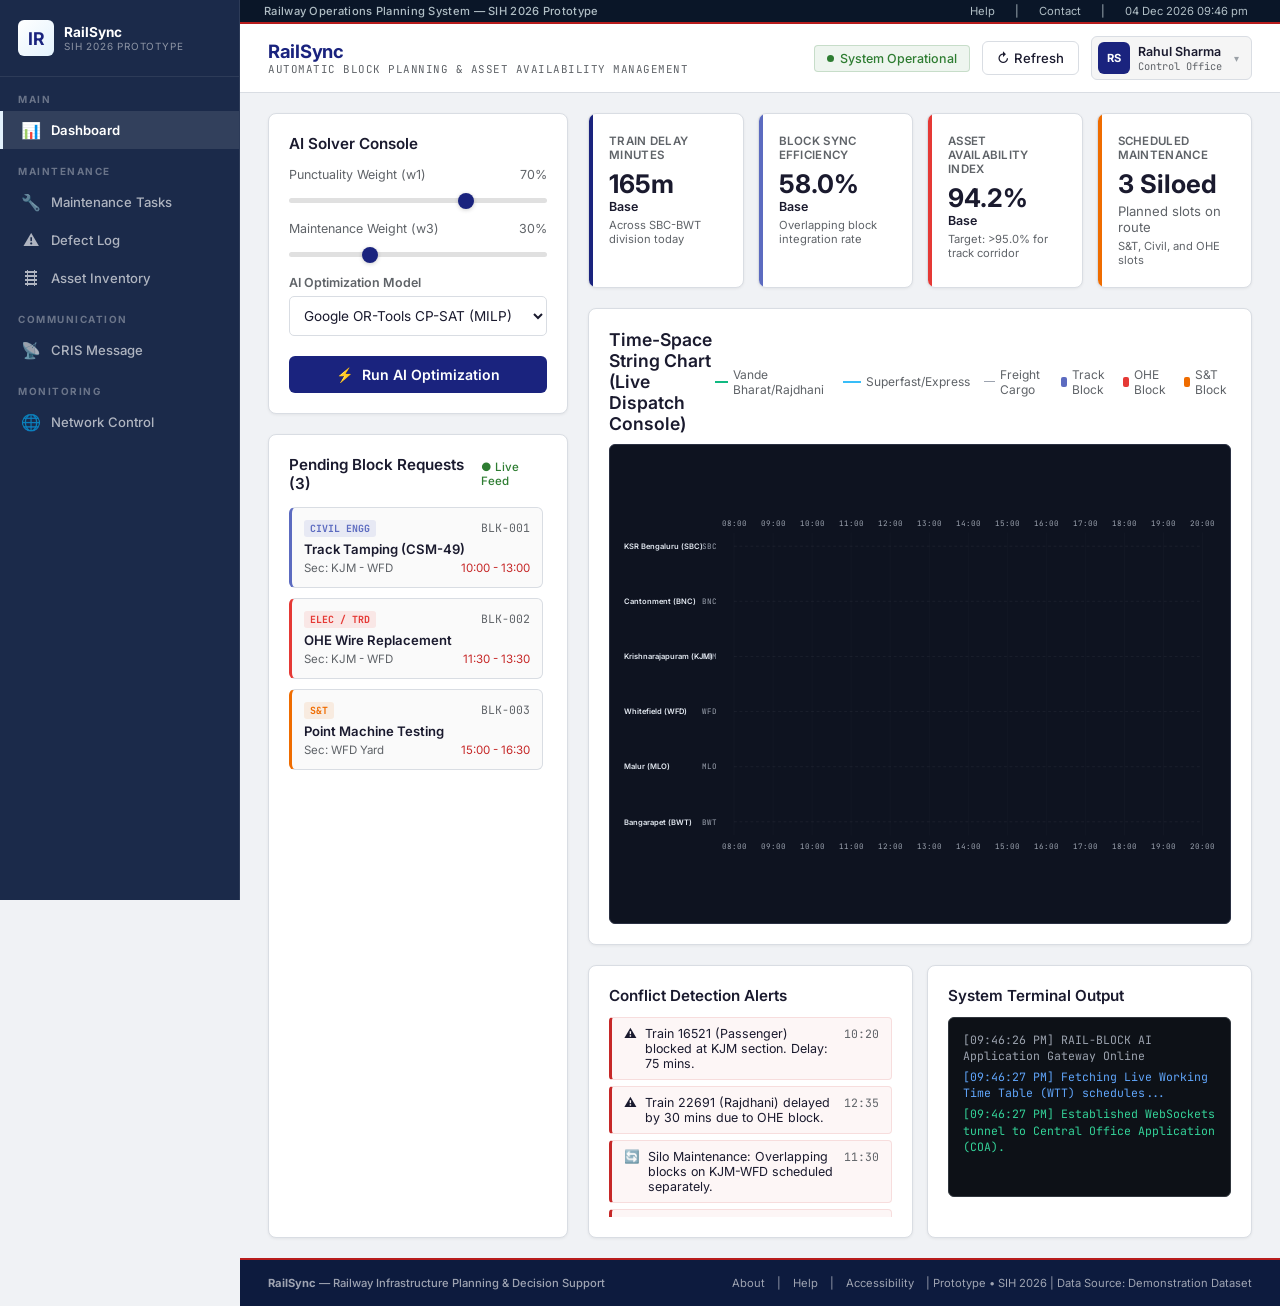
<file: RailSyncAI/index.html>
<!DOCTYPE html>
<html lang="en">
<head>
    <meta charset="UTF-8">
    <meta name="viewport" content="width=device-width, initial-scale=1.0">
    <title>RailSync — Railway Operations Planning System | SIH 2026</title>
    <link rel="stylesheet" href="styles.css?v=2">
    <link rel="stylesheet" href="network-control.css?v=2">
</head>
<body>

    <!-- Government Sidebar Navigation -->
    <nav class="global-nav">
        <div class="sidebar-header">
            <div class="sidebar-logo">IR</div>
            <div>
                <div class="sidebar-title">RailSync</div>
                <div class="sidebar-subtitle">SIH 2026 Prototype</div>
            </div>
        </div>

        <div class="sidebar-section-label">Main</div>
        <div class="nav-item active" id="nav-dashboard" title="Dashboard" onclick="switchPage('dashboard')">
            <span class="nav-icon">📊</span>
            <span class="nav-label">Dashboard</span>
        </div>

        <div class="sidebar-section-label">Maintenance</div>
        <div class="nav-item" id="nav-maintenance" title="Maintenance Tasks" onclick="switchPage('maintenance')">
            <span class="nav-icon">🔧</span>
            <span class="nav-label">Maintenance Tasks</span>
        </div>
        <div class="nav-item" id="nav-defects" title="Defect Log" onclick="switchPage('defects')">
            <span class="nav-icon">⚠</span>
            <span class="nav-label">Defect Log</span>
        </div>
        <div class="nav-item" id="nav-assets" title="Asset Inventory" onclick="switchPage('assets')">
            <span class="nav-icon">🛤</span>
            <span class="nav-label">Asset Inventory</span>
        </div>

        <div class="sidebar-section-label">Communication</div>
        <div class="nav-item" id="nav-cris" title="CRIS Message" onclick="switchPage('cris')">
            <span class="nav-icon">📡</span>
            <span class="nav-label">CRIS Message</span>
        </div>

        <div class="sidebar-section-label">Monitoring</div>
        <div class="nav-item" id="nav-network" title="Live Railway Network" onclick="switchPage('network')">
            <span class="nav-icon">🌐</span>
            <span class="nav-label">Network Control</span>
        </div>
    </nav>

    <div class="app-content-wrapper">

        <!-- Government Utility Bar -->
        <div class="gov-utility-bar">
            <div class="gov-utility-left">
                Railway Operations Planning System — SIH 2026 Prototype
            </div>
            <div class="gov-utility-right">
                <a href="#">Help</a>
                <span>|</span>
                <a href="#">Contact</a>
                <span>|</span>
                <span id="headerDateTime"></span>
            </div>
        </div>

        <!-- App Header -->
        <header class="app-header">
            <div class="logo-container">
                <div class="logo-text">
                    <h1>RailSync</h1>
                    <p>Automatic Block Planning & Asset Availability Management</p>
                </div>
            </div>

            <div class="header-right">
                <div class="header-status">
                    <span class="status-pulse"></span>
                    <span>System Operational</span>
                </div>
                <button class="btn-secondary" onclick="location.reload()">↻ Refresh</button>
                <div id="userProfile"></div>
            </div>
        </header>

    <!-- Page: Dashboard -->
    <div id="page-dashboard" class="page-view active-page">
        <main class="dashboard-container">

        <!-- Left Sidebar - Controls & Ingestion -->
        <aside class="sidebar">

            <!-- Controls Panel -->
            <section class="glass-panel">
                <h3 class="control-title">AI Solver Console</h3>

                <div class="slider-group">
                    <div class="slider-label">
                        <span>Punctuality Weight (w1)</span>
                        <span id="w1Val">70%</span>
                    </div>
                    <input type="range" id="w1Slider" min="0" max="100" value="70" class="slider-input">
                </div>

                <div class="slider-group">
                    <div class="slider-label">
                        <span>Maintenance Weight (w3)</span>
                        <span id="w3Val">30%</span>
                    </div>
                    <input type="range" id="w3Slider" min="0" max="100" value="30" class="slider-input">
                </div>

                <div style="margin-bottom: 20px;">
                    <label style="display: block; font-size: 0.78rem; color: var(--text-muted); margin-bottom: 6px; font-weight: 600;">AI Optimization Model</label>
                    <select style="width:100%; padding: 10px; background: #ffffff; border: 1px solid var(--border-color); border-radius: 5px; color: var(--text-main); font-family: var(--font-body); outline: none; font-size: 0.85rem;">
                        <option value="milp">Google OR-Tools CP-SAT (MILP)</option>
                        <option value="rl">Deep Q-Network (Real-time RL)</option>
                        <option value="ga">Hybrid Genetic Algorithm</option>
                    </select>
                </div>

                <button class="btn-primary" id="optButton">
                    <span>⚡</span> Run AI Optimization
                </button>

                <!-- CRIS moved to sidebar nav -->
            </section>

            <!-- Pending Maintenance Requests -->
            <section class="glass-panel" style="flex-grow: 1;">
                <h3 class="control-title">
                    <span>Pending Block Requests (3)</span>
                    <span style="font-size: 0.72rem; color: var(--success); font-weight: 500;">● Live Feed</span>
                </h3>

                <div class="requests-list">
                    <div class="request-card engg">
                        <div class="request-header">
                            <span class="dept-badge">Civil Engg</span>
                            <span>BLK-001</span>
                        </div>
                        <h4 class="request-title">Track Tamping (CSM-49)</h4>
                        <div class="request-details">
                            <span>Sec: KJM - WFD</span>
                            <span style="color: var(--danger);">10:00 - 13:00</span>
                        </div>
                    </div>

                    <div class="request-card ohe">
                        <div class="request-header">
                            <span class="dept-badge">Elec / TRD</span>
                            <span>BLK-002</span>
                        </div>
                        <h4 class="request-title">OHE Wire Replacement</h4>
                        <div class="request-details">
                            <span>Sec: KJM - WFD</span>
                            <span style="color: var(--danger);">11:30 - 13:30</span>
                        </div>
                    </div>

                    <div class="request-card st">
                        <div class="request-header">
                            <span class="dept-badge">S&T</span>
                            <span>BLK-003</span>
                        </div>
                        <h4 class="request-title">Point Machine Testing</h4>
                        <div class="request-details">
                            <span>Sec: WFD Yard</span>
                            <span style="color: var(--danger);">15:00 - 16:30</span>
                        </div>
                    </div>
                </div>
            </section>
        </aside>

        <!-- Right Side - Visualizer & Logs -->
        <div class="main-content">

            <!-- Metrics Bar -->
            <div class="metrics-row">
                <div class="glass-panel metric-card">
                    <div class="metric-header">Train Delay Minutes</div>
                    <div class="metric-value" id="kpiDelayVal">
                        165m
                    </div>
                    <div class="metric-change" id="kpiDelayChg">Base</div>
                    <div class="metric-footer">Across SBC-BWT division today</div>
                </div>

                <div class="glass-panel metric-card engg">
                    <div class="metric-header">Block Sync Efficiency</div>
                    <div class="metric-value" id="kpiEffVal">
                        58.0%
                    </div>
                    <div class="metric-change" id="kpiEffChg">Base</div>
                    <div class="metric-footer">Overlapping block integration rate</div>
                </div>

                <div class="glass-panel metric-card ohe">
                    <div class="metric-header">Asset Availability Index</div>
                    <div class="metric-value" id="kpiAvailVal">
                        94.2%
                    </div>
                    <div class="metric-change" id="kpiAvailChg">Base</div>
                    <div class="metric-footer">Target: >95.0% for track corridor</div>
                </div>

                <div class="glass-panel metric-card st">
                    <div class="metric-header">Scheduled Maintenance</div>
                    <div class="metric-value" id="kpiBlocksVal">
                        3 Siloed
                    </div>
                    <div style="font-size: 0.82rem; color: var(--text-muted); margin-top: 4px;">Planned slots on route</div>
                    <div class="metric-footer">S&T, Civil, and OHE slots</div>
                </div>
            </div>

            <!-- Time Space String Chart Visualizer -->
            <section class="glass-panel chart-container">
                <div class="chart-header">
                    <h3 style="font-family: var(--font-heading); font-size: 1.1rem; font-weight:600; color: var(--text-main);">Time-Space String Chart (Live Dispatch Console)</h3>

                    <div class="chart-legend">
                        <div class="legend-item">
                            <span class="legend-line" style="background: #10b981;"></span>
                            <span>Vande Bharat/Rajdhani</span>
                        </div>
                        <div class="legend-item">
                            <span class="legend-line" style="background: #38bdf8;"></span>
                            <span>Superfast/Express</span>
                        </div>
                        <div class="legend-item">
                            <span class="legend-line" style="background: #9ca3af; border-top: 1px dashed #9ca3af; height: 0;"></span>
                            <span>Freight Cargo</span>
                        </div>
                        <div class="legend-item">
                            <span class="legend-color" style="background: var(--engg-color);"></span>
                            <span>Track Block</span>
                        </div>
                        <div class="legend-item">
                            <span class="legend-color" style="background: var(--ohe-color);"></span>
                            <span>OHE Block</span>
                        </div>
                        <div class="legend-item">
                            <span class="legend-color" style="background: var(--st-color);"></span>
                            <span>S&T Block</span>
                        </div>
                    </div>
                </div>

                <!-- Solver Overlay during optimization -->
                <div class="solver-overlay" id="solverOverlay">
                    <div class="spinner"></div>
                    <div class="solver-text">Running AI Optimization Engine...</div>
                </div>

                <!-- SVG Plot Area -->
                <svg id="timeSpaceChart" viewBox="0 0 900 500" class="time-space-svg"></svg>
            </section>

            <!-- Logs & Alerts Bottom Row -->
            <div class="logs-container">

                <!-- Conflict Alerts -->
                <section class="glass-panel" style="display: flex; flex-direction: column;">
                    <h3 class="control-title" style="margin-bottom:12px;">Conflict Detection Alerts</h3>
                    <div class="alert-board" id="alertList">
                    </div>
                </section>

                <!-- Terminal Execution Log -->
                <section class="glass-panel" style="display: flex; flex-direction: column;">
                    <h3 class="control-title" style="margin-bottom:12px;">System Terminal Output</h3>
                    <div class="terminal-log" id="terminalLog">
                    </div>
                </section>

            </div>

        </div>

        </main>
    </div> <!-- End Page: Dashboard -->

    <!-- Page: Maintenance -->
    <div id="page-maintenance" class="page-view">
        <div class="page-header" style="display: flex; justify-content: space-between; align-items: center; padding: 24px 28px 12px 28px;">
            <div>
                <h2 style="color: var(--text-main); font-family: var(--font-heading); font-size: 1.4rem; margin-bottom: 4px;">Maintenance Planning Register</h2>
                <p style="color: var(--text-muted); font-size: 0.82rem;">Manage engineering, OHE, and S&T maintenance activities.</p>
            </div>
            <div class="page-actions">
                <button class="btn-primary" onclick="openMaintenanceModal()">+ New Request</button>
            </div>
        </div>

        <div style="padding: 0 28px 28px 28px; display: flex; flex-direction: column; gap: 16px;">
            <div class="glass-panel" style="display: flex; justify-content: space-between; align-items: center; padding: 12px 18px;">
                <div style="display: flex; gap: 12px;">
                    <input type="text" id="maintenanceSearch" placeholder="Search tasks..." style="padding: 8px 14px; border-radius: 5px; background: #ffffff; border: 1px solid var(--border-color); color: var(--text-main); width: 240px; font-family: var(--font-body); font-size: 0.85rem;">
                    <select id="maintenanceDeptFilter" style="padding: 8px 14px; border-radius: 5px; background: #ffffff; border: 1px solid var(--border-color); color: var(--text-main); font-family: var(--font-body); font-size: 0.85rem;">
                        <option value="all">All Departments</option>
                        <option value="Engineering">Civil Engineering</option>
                        <option value="Traction Distribution">Electrical (TRD)</option>
                        <option value="Signal & Telecommunication">S&T</option>
                    </select>
                </div>
                <button class="btn-secondary" onclick="recalculatePriorities()">Recalculate Priorities</button>
            </div>

            <div class="table-container">
                <table class="data-table" w-100>
                    <thead>
                        <tr>
                            <th>Task ID</th>
                            <th>Department</th>
                            <th>Work Type</th>
                            <th>Location</th>
                            <th>Duration</th>
                            <th>Priority Score</th>
                            <th>Status</th>
                            <th>Actions</th>
                        </tr>
                    </thead>
                    <tbody id="maintenance-tbody">
                        <tr><td colspan="8" style="text-align: center; padding: 20px;">Loading maintenance tasks...</td></tr>
                    </tbody>
                </table>
            </div>
        </div>
    </div>

    <!-- Page: Defects -->
    <div id="page-defects" class="page-view">
        <div class="page-header" style="display: flex; justify-content: space-between; align-items: center; padding: 24px 28px 12px 28px;">
            <div>
                <h2 style="color: var(--text-main); font-family: var(--font-heading); font-size: 1.4rem; margin-bottom: 4px;">Defect Management Register</h2>
                <p style="color: var(--text-muted); font-size: 0.82rem;">Track and address infrastructure defects reported across the network.</p>
            </div>
            <div class="page-actions">
                <button class="btn-primary" onclick="openDefectModal()">+ Report Defect</button>
            </div>
        </div>

        <div style="padding: 0 28px 28px 28px; display: flex; flex-direction: column; gap: 16px;">
            <div class="glass-panel" style="display: flex; justify-content: space-between; align-items: center; padding: 12px 18px;">
                <div style="display: flex; gap: 12px;">
                    <input type="text" id="defectSearch" placeholder="Search defects..." style="padding: 8px 14px; border-radius: 5px; background: #ffffff; border: 1px solid var(--border-color); color: var(--text-main); width: 240px; font-family: var(--font-body); font-size: 0.85rem;">
                </div>
            </div>

            <div class="table-container">
                <table class="data-table" w-100>
                    <thead>
                        <tr>
                            <th>Defect ID</th>
                            <th>Description</th>
                            <th>Corridor</th>
                            <th>Severity</th>
                            <th>Status</th>
                            <th>Date Reported</th>
                            <th>Actions</th>
                        </tr>
                    </thead>
                    <tbody id="defects-tbody">
                        <tr><td colspan="7" style="text-align: center; padding: 20px;">Loading defect logs...</td></tr>
                    </tbody>
                </table>
            </div>
        </div>
    </div>

    <!-- Page: Assets -->
    <div id="page-assets" class="page-view">
        <div class="page-header" style="display: flex; justify-content: space-between; align-items: center; padding: 24px 28px 12px 28px;">
            <div>
                <h2 style="color: var(--text-main); font-family: var(--font-heading); font-size: 1.4rem; margin-bottom: 4px;">Asset Inventory Register</h2>
                <p style="color: var(--text-muted); font-size: 0.82rem;">Manage track sections, OHE infrastructure, and signaling points.</p>
            </div>
        </div>

        <div style="padding: 0 28px 28px 28px; display: flex; flex-direction: column; gap: 16px;">
            <div class="glass-panel" style="display: flex; justify-content: space-between; align-items: center; padding: 12px 18px;">
                <div style="display: flex; gap: 12px;">
                    <input type="text" id="assetSearch" placeholder="Search assets..." style="padding: 8px 14px; border-radius: 5px; background: #ffffff; border: 1px solid var(--border-color); color: var(--text-main); width: 240px; font-family: var(--font-body); font-size: 0.85rem;">
                    <select id="assetTypeFilter" style="padding: 8px 14px; border-radius: 5px; background: #ffffff; border: 1px solid var(--border-color); color: var(--text-main); font-family: var(--font-body); font-size: 0.85rem;">
                        <option value="all">All Asset Types</option>
                        <option value="Track Section">Track Section</option>
                        <option value="OHE">OHE</option>
                        <option value="Signal Point">Signal Point</option>
                    </select>
                </div>
            </div>

            <div class="table-container">
                <table class="data-table" w-100>
                    <thead>
                        <tr>
                            <th>Asset ID</th>
                            <th>Type</th>
                            <th>Location</th>
                            <th>Health Score</th>
                            <th>Last Maintained</th>
                        </tr>
                    </thead>
                    <tbody id="assets-tbody">
                        <tr><td colspan="5" style="text-align: center; padding: 20px;">Loading assets...</td></tr>
                    </tbody>
                </table>
            </div>
        </div>
    </div>

    <!-- Page: Network Control -->
    <div id="page-network" class="page-view">
        <div class="nc-page-header">
            <h2>Railway Network Control <span class="nc-live-badge">Live</span></h2>
        </div>

        <div class="nc-layout">
            <!-- Left: Train Cards -->
            <div class="nc-train-list">
                <div class="nc-train-list-header">
                    <h3>Live Train Status</h3>
                </div>
                <div id="nc-train-cards"></div>
            </div>

            <!-- Center: Map -->
            <div class="nc-map-area">
                <div class="nc-map-header">
                    <h3>◉ Network Map</h3>
                </div>
                <div class="nc-map-container" id="nc-map-container">
                    <!-- Pan/Zoom SVG map injected dynamically by network-control.js -->
                </div>

            </div>

            <!-- Right: Overview + Conflicts -->
            <div class="nc-right-col">
                <div class="nc-overview">
                    <h3>Network Overview</h3>
                    <div class="nc-kpi-grid" id="nc-kpi-grid"></div>
                </div>

                <div class="nc-performance">
                    <h3>Performance</h3>
                    <div id="nc-performance-data"></div>
                </div>

                <div class="nc-conflicts">
                    <h3>⚠ Active Conflicts</h3>
                    <div id="nc-conflicts-list"></div>
                </div>
            </div>
        </div>

        <div class="nc-toast" id="nc-toast"></div>
    </div>

        <!-- CRIS Message Page -->
        <div id="page-cris" class="page-view">
            <div style="padding: 20px 28px;">
                <h2 style="font-size: 1.2rem; font-weight: 700; color: #1a237e; margin-bottom: 16px;">📡 CRIS Passenger Advisory & Broadcast</h2>
                <iframe src="cris_portal.html" style="width: 100%; height: calc(100vh - 180px); border: 1px solid #d0d5dd; border-radius: 8px; background: #fff;" id="crisIframe"></iframe>
            </div>
        </div>

    <!-- Government Footer -->
    <footer class="gov-footer">
        <div class="gov-footer-left">
            <strong>RailSync</strong> — Railway Infrastructure Planning & Decision Support
        </div>
        <div class="gov-footer-right">
            <a href="#">About</a> |
            <a href="#">Help</a> |
            <a href="#">Accessibility</a> |
            Prototype • SIH 2026 |
            Data Source: Demonstration Dataset
        </div>
    </footer>

    </div> <!-- End App Content Wrapper -->

    <!-- Floating Info Popup Tooltip -->
    <div class="info-popup" id="infoPopup"></div>

    <script src="auth.js"></script>
    <script src="app.js"></script>
    <script src="maintenance.js"></script>
    <script src="defects.js"></script>
    <script src="assets.js"></script>
    <script src="network-control.js"></script>
    <script>
        // Update header date/time
        function updateHeaderTime() {
            const el = document.getElementById('headerDateTime');
            if (el) {
                const now = new Date();
                el.textContent = now.toLocaleDateString('en-IN', { day: '2-digit', month: 'short', year: 'numeric' }) + ' ' + now.toLocaleTimeString('en-IN', { hour: '2-digit', minute: '2-digit' });
            }
        }
        updateHeaderTime();
        setInterval(updateHeaderTime, 60000);
    </script>
</body>
</html>
</file>
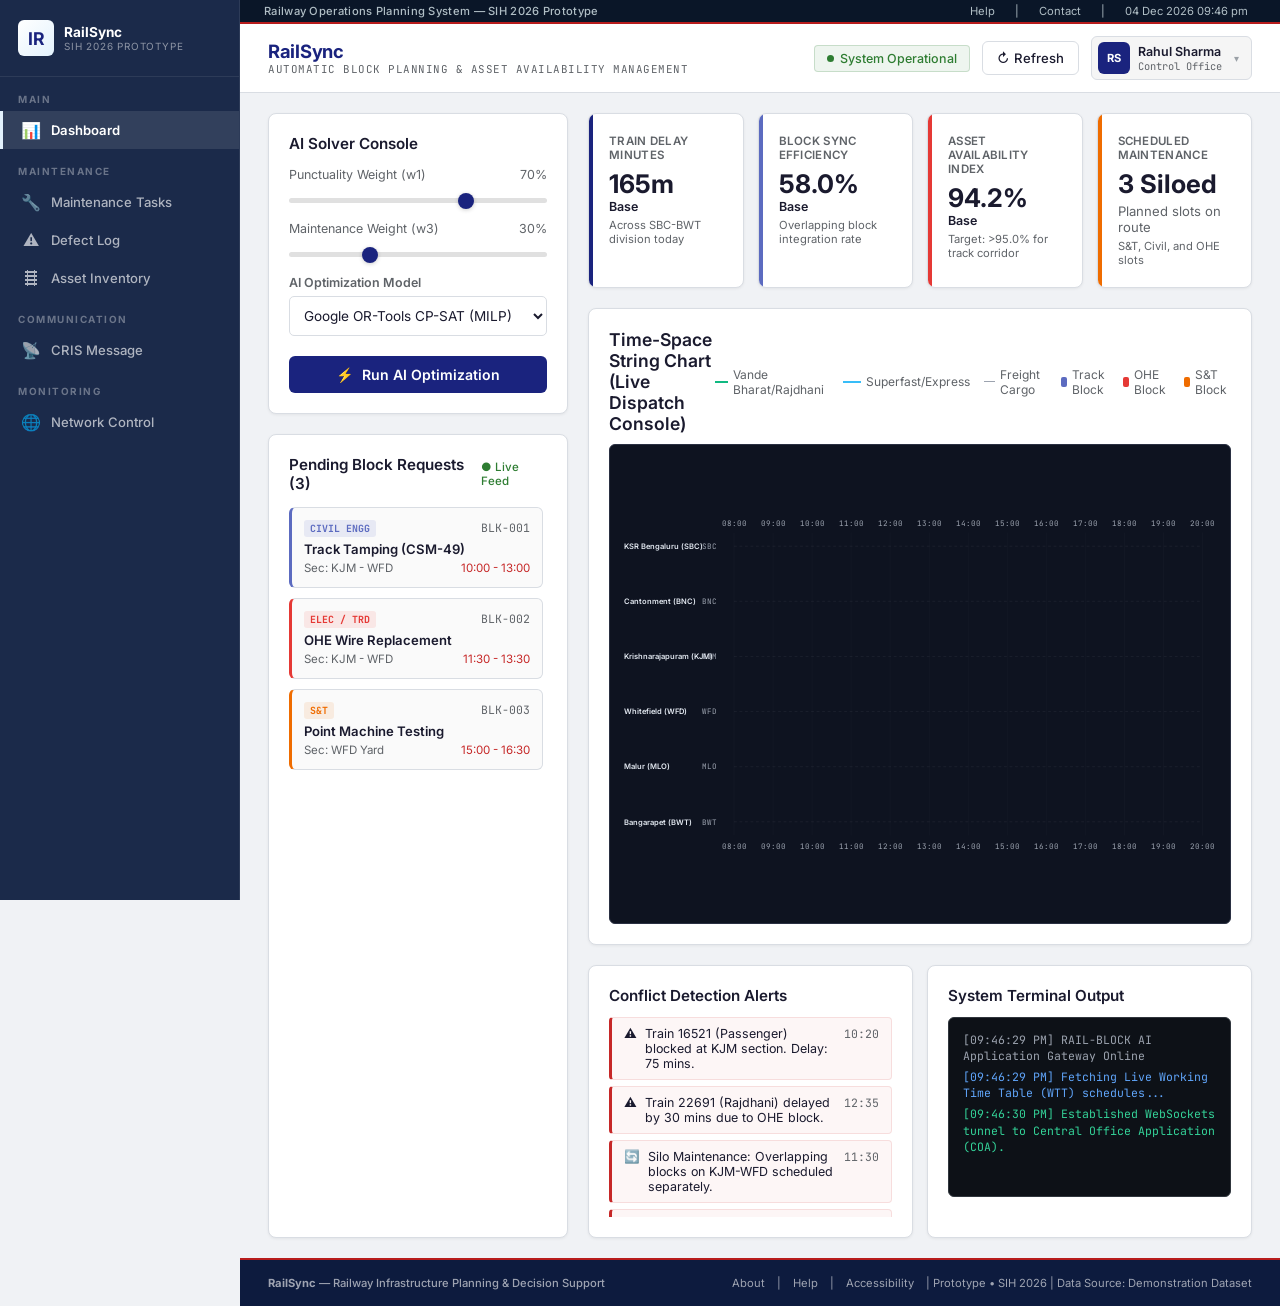
<file: RailSyncAI/admin_login.html>
<!DOCTYPE html>
<html lang="en">
<head>
    <meta charset="UTF-8">
    <meta name="viewport" content="width=device-width, initial-scale=1.0">
    <title>Authorised Personnel — Railway Operations Planning System</title>
    <meta name="description" content="Secure authentication portal for the RailSync Railway Operations System — SIH 2026 Prototype.">
    <link rel="stylesheet" href="auth.css?v=4">
</head>
<body class="auth-page">

    <!-- TOP HEADER BAR — Government Style -->
    <header class="auth-topbar">
        <div class="topbar-left">
            <div class="govt-emblem">🏛️</div>
            <div class="topbar-brand">
                <div class="topbar-title">RailSync</div>
                <div class="topbar-sub">Railway Operations Planning System • SIH 2026</div>
            </div>
        </div>
        <div class="topbar-right">
            <div class="topbar-tag">भारतीय रेल</div>
            <div class="ir-emblem">🚆</div>
        </div>
    </header>

    <!-- DEMO ENVIRONMENT BANNER -->
    <div class="demo-banner">
        ⚠ Restricted Access Environment — Authorised Personnel Only • SIH 2026
    </div>

    <!-- HERO BANNER - Train Image -->
    <div class="hero-banner">
        <img src="train_banner.png" alt="Indian Railways - Vande Bharat Express" class="hero-img">
        <div class="hero-overlay">
            <div class="hero-text">
                <h1>Railway Operations — Authorised Access</h1>
                <p>Restricted system for authorised railway personnel only</p>
            </div>
            <div class="hero-badges">
                <span class="hero-badge">Safety</span>
                <span class="hero-badge">Security</span>
                <span class="hero-badge">Punctuality</span>
            </div>
        </div>
    </div>

    <!-- MAIN AUTH CONTAINER -->
    <div class="auth-container">
        <div class="auth-form-panel">
            <div class="login-card">
                <div class="login-header">
                    <h2>🔒 Authorised Personnel Login</h2>
                    <p>Enter your railway employee credentials</p>
                </div>

                <!-- Error message -->
                <div class="form-error" id="formError" role="alert">
                    <span class="form-error-icon">⚠</span>
                    <span id="formErrorMsg"></span>
                </div>

                <form id="loginForm" novalidate autocomplete="on">
                    <div class="form-group">
                        <label for="employeeId" class="form-label">Employee ID</label>
                        <div class="input-wrapper">
                            <input type="text" id="employeeId" name="username" class="form-input" placeholder="Enter your Employee ID" autocomplete="username" required aria-required="true">
                        </div>
                        <div class="field-error" id="employeeIdError" role="alert"></div>
                    </div>

                    <div class="form-group">
                        <label for="password" class="form-label">Password</label>
                        <div class="input-wrapper">
                            <input type="password" id="password" name="password" class="form-input" placeholder="Enter your password" autocomplete="current-password" required aria-required="true">
                            <button type="button" class="password-toggle" id="passwordToggle" aria-label="Show password" tabindex="0">👁️</button>
                        </div>
                        <div class="field-error" id="passwordError" role="alert"></div>
                    </div>

                    <div class="form-row">
                        <label class="remember-check">
                            <input type="checkbox" id="rememberMe">
                            <span>Remember me</span>
                        </label>
                        <button type="button" class="forgot-link" id="forgotLink">Forgot password?</button>
                    </div>

                    <button type="submit" class="btn-login" id="loginSubmit">Sign In</button>

                    <!-- Security badge -->
                    <div class="security-badge" style="text-align: center; margin-top: 14px; font-size: 0.72rem; color: var(--text-dim); letter-spacing: 0.3px;">
                        🔒 Restricted Access — Railway Officials Only
                    </div>
                </form>

                <div class="login-divider">Demo Access</div>
                <button type="button" class="btn-demo-creds" id="demoCreds">View Demo Credentials</button>

                <div class="admin-link-section">
                    <a href="login.html" class="admin-link">← Back to User Login</a>
                </div>
            </div>
        </div>
    </div>

    <!-- DEMO CREDENTIALS POPUP -->
    <div class="demo-popup-overlay" id="demoPopup">
        <div class="demo-popup" role="dialog" aria-label="Demo Credentials">
            <h3>Demo Credentials</h3>
            <p class="demo-popup-subtitle">Click any account to autofill the login form. These are synthetic demo accounts only.</p>

            <div class="demo-user-card" data-empid="COA001" data-pwd="Demo@123">
                <div class="demo-user-info">
                    <h4>Kavitha Subhramanyam</h4>
                    <p>Control Office</p>
                </div>
                <div class="demo-user-creds">
                    <div><strong>COA001</strong></div>
                    <div>Demo@123</div>
                </div>
            </div>

            <div class="demo-user-card" data-empid="MPL001" data-pwd="Demo@123">
                <div class="demo-user-info">
                    <h4>Srinivasan.J.</h4>
                    <p>Maintenance Planner</p>
                </div>
                <div class="demo-user-creds">
                    <div><strong>MPL001</strong></div>
                    <div>Demo@123</div>
                </div>
            </div>

            <div class="demo-user-card" data-empid="ENG001" data-pwd="Demo@123">
                <div class="demo-user-info">
                    <h4>Vikram Singh</h4>
                    <p>Engineering Officer</p>
                </div>
                <div class="demo-user-creds">
                    <div><strong>ENG001</strong></div>
                    <div>Demo@123</div>
                </div>
            </div>

            <div class="demo-user-card" data-empid="TD001" data-pwd="Demo@123">
                <div class="demo-user-info">
                    <h4>Anita Desai</h4>
                    <p>Traction Distribution Officer</p>
                </div>
                <div class="demo-user-creds">
                    <div><strong>TD001</strong></div>
                    <div>Demo@123</div>
                </div>
            </div>

            <div class="demo-user-card" data-empid="SNT001" data-pwd="Demo@123">
                <div class="demo-user-info">
                    <h4>Suresh Kumar</h4>
                    <p>S&amp;T Officer</p>
                </div>
                <div class="demo-user-creds">
                    <div><strong>SNT001</strong></div>
                    <div>Demo@123</div>
                </div>
            </div>

            <div class="demo-user-card" data-empid="ADMIN001" data-pwd="Admin@123">
                <div class="demo-user-info">
                    <h4>Admin User</h4>
                    <p>Administrator</p>
                </div>
                <div class="demo-user-creds">
                    <div><strong>ADMIN001</strong></div>
                    <div>Admin@123</div>
                </div>
            </div>

            <button class="demo-popup-close" id="demoPopupClose">Close</button>
        </div>
    </div>

    <!-- FORGOT PASSWORD MODAL -->
    <div class="forgot-overlay" id="forgotOverlay">
        <div class="forgot-modal" role="dialog" aria-label="Reset Password">
            <h3>Reset Password</h3>
            <p class="forgot-subtitle">Enter your Employee ID and registered email. Password reset instructions will be sent to your registered contact.</p>

            <form id="forgotForm">
                <div class="form-group">
                    <label for="forgotEmpId" class="form-label">Employee ID</label>
                    <input type="text" id="forgotEmpId" class="form-input" placeholder="Enter your employee ID" required>
                </div>
                <div class="form-group">
                    <label for="forgotEmail" class="form-label">Registered Email</label>
                    <input type="email" id="forgotEmail" class="form-input" placeholder="Enter your registered email" required>
                </div>
                <button type="submit" class="btn-forgot-submit">Send Reset Instructions</button>
            </form>

            <div class="forgot-success" id="forgotSuccess">
                <div class="forgot-success-icon">✅</div>
                <h4>Instructions Sent</h4>
                <p>Password reset instructions have been sent to your registered contact. Please check your email and follow the instructions to reset your password.</p>
                <p style="margin-top: 10px; font-size: 0.72rem; color: var(--text-dim); font-style: italic;">(Simulated — no actual email sent in this demo)</p>
            </div>

            <div class="forgot-modal-actions">
                <button type="button" class="btn-forgot-back" id="forgotBack">Cancel</button>
                <button type="button" class="btn-forgot-back" id="forgotCloseBtn" style="display: none;">Close</button>
            </div>
        </div>
    </div>

    <!-- SUCCESS TRANSITION OVERLAY -->
    <div class="auth-success-overlay" id="successOverlay">
        <div class="success-checkmark">✓</div>
        <div class="success-text" id="successName">Authentication successful</div>
        <div class="success-subtext">Loading your operations workspace...</div>
        <div class="success-loader">
            <div class="success-loader-bar"></div>
        </div>
    </div>

    <!-- FOOTER -->
    <footer class="auth-footer">
        <strong>RailSync</strong> <span>•</span>
        Railway Infrastructure Planning &amp; Decision Support <span>•</span>
        SIH 2026 Prototype <span>•</span>
        Authorized Personnel Only
    </footer>

    <script src="auth.js"></script>
</body>
</html>
</file>
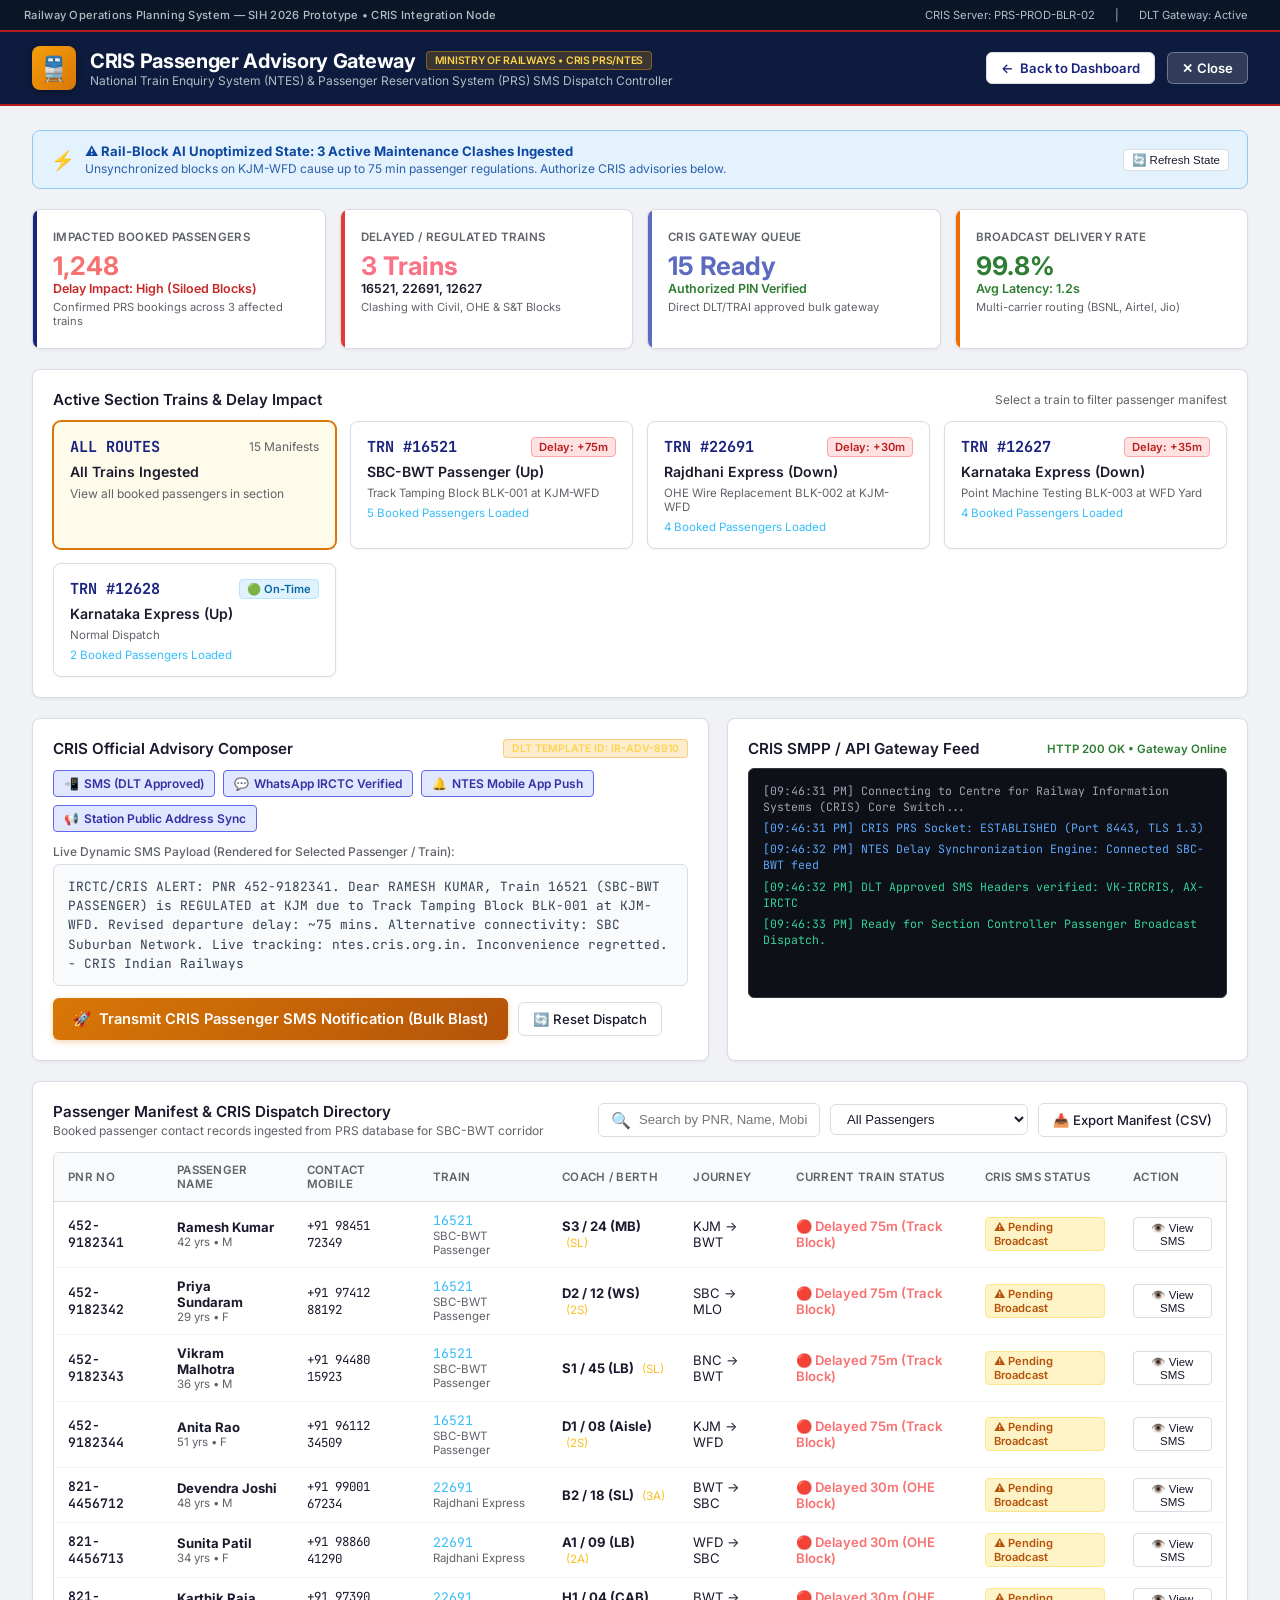
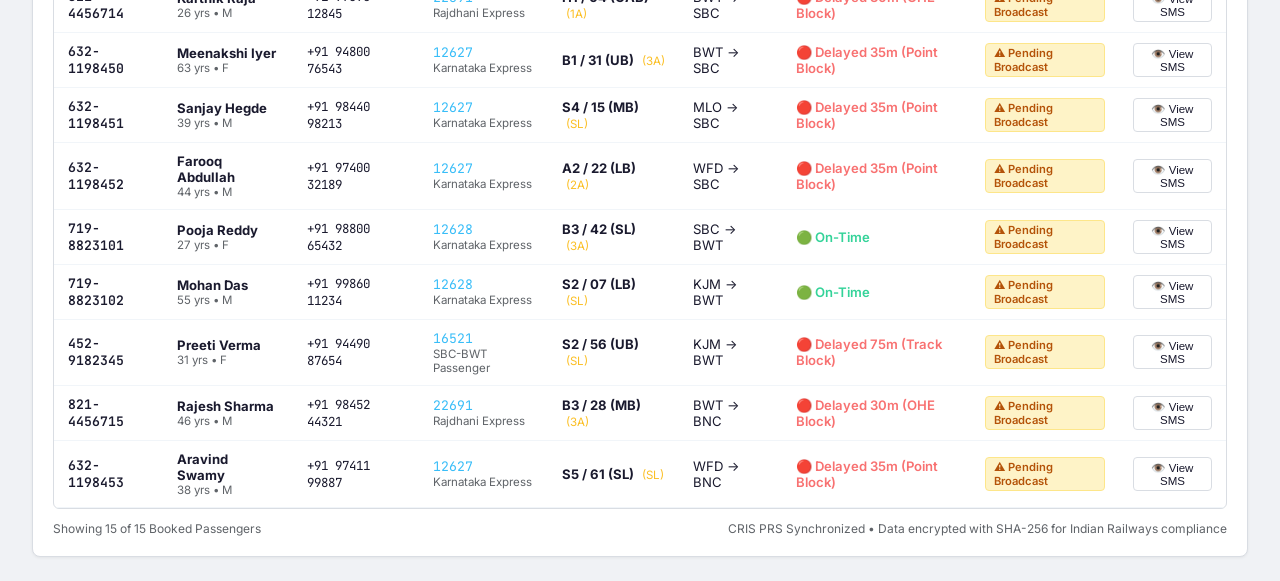
<file: RailSyncAI/cris_portal.html>
<!DOCTYPE html>
<html lang="en">
<head>
    <meta charset="UTF-8">
    <meta name="viewport" content="width=device-width, initial-scale=1.0">
    <title>CRIS Passenger Advisory & Broadcast Gateway | Indian Railways</title>
    <link rel="stylesheet" href="styles.css?v=2">
    <style>
        /* Government Enterprise Theme for CRIS Portal */
        html, body.cris-body {
            display: flex !important;
            flex-direction: column !important;
            width: 100% !important;
            min-height: 100vh !important;
            margin: 0 !important;
            padding: 0 !important;
            background-color: var(--bg-main) !important;
            overflow-x: hidden !important;
        }

        .gov-utility-bar {
            width: 100% !important;
            min-height: 32px !important;
            flex-shrink: 0 !important;
            box-sizing: border-box !important;
            display: flex !important;
            flex-direction: row !important;
            justify-content: space-between !important;
            align-items: center !important;
            padding: 6px 24px !important;
        }

        .cris-page-header {
            width: 100% !important;
            min-height: 68px !important;
            flex-shrink: 0 !important;
            box-sizing: border-box !important;
            display: flex !important;
            flex-direction: row !important;
            justify-content: space-between !important;
            align-items: center !important;
            padding: 14px 32px !important;
            background: var(--bg-header) !important;
            color: #ffffff !important;
            border-bottom: 2px solid var(--accent) !important;
            position: sticky !important;
            top: 0 !important;
            z-index: 99 !important;
        }

        .cris-portal-container {
            width: 100% !important;
            max-width: 1440px !important;
            margin: 0 auto !important;
            padding: 24px 32px !important;
            box-sizing: border-box !important;
            flex: 1 0 auto !important;
            display: flex !important;
            flex-direction: column !important;
            gap: 20px !important;
        }

        .cris-brand {
            display: flex;
            align-items: center;
            gap: 14px;
        }

        .cris-logo-badge {
            width: 44px;
            height: 44px;
            border-radius: 8px;
            background: linear-gradient(135deg, #f59e0b, #d97706);
            display: flex;
            align-items: center;
            justify-content: center;
            font-size: 1.5rem;
            color: #ffffff;
            box-shadow: 0 2px 8px rgba(0,0,0,0.3);
        }

        .cris-title h1 {
            font-family: var(--font-heading);
            font-size: 1.25rem;
            font-weight: 700;
            color: #ffffff;
            letter-spacing: -0.3px;
            display: flex;
            align-items: center;
            gap: 10px;
        }

        .cris-title p {
            font-size: 0.75rem;
            color: #b0bec5;
        }

        .cris-gov-tag {
            font-size: 0.65rem;
            padding: 2px 8px;
            border-radius: 4px;
            background: rgba(245, 158, 11, 0.2);
            color: #fcd34d;
            border: 1px solid rgba(245, 158, 11, 0.4);
            font-weight: 600;
            text-transform: uppercase;
        }

        .cris-auth-badge {
            display: flex;
            align-items: center;
            gap: 10px;
            background: rgba(255, 255, 255, 0.08);
            border: 1px solid rgba(255, 255, 255, 0.15);
            padding: 6px 14px;
            border-radius: 6px;
        }

        .cris-auth-avatar {
            width: 32px;
            height: 32px;
            border-radius: 50%;
            background: #283593;
            display: flex;
            align-items: center;
            justify-content: center;
            font-weight: 700;
            font-size: 0.85rem;
            color: #fff;
        }

        .cris-auth-details {
            font-size: 0.72rem;
            line-height: 1.3;
        }

        .cris-auth-details strong {
            display: block;
            color: #ffffff;
            font-size: 0.8rem;
        }

        .cris-portal-container {
            max-width: 1440px;
            margin: 0 auto;
            padding: 20px 28px;
            display: flex;
            flex-direction: column;
            gap: 20px;
        }

        /* Sync Notice Banner */
        .sync-notice-banner {
            display: flex;
            align-items: center;
            justify-content: space-between;
            padding: 12px 18px;
            border-radius: 8px;
            background: #e3f2fd;
            border: 1px solid #90caf9;
            color: #0d47a1;
            font-size: 0.82rem;
        }

        .sync-notice-banner.optimized {
            background: #e8f5e9;
            border-color: #a5d6a7;
            color: #1b5e20;
        }

        /* Trains Filter Grid */
        .trains-grid {
            display: grid;
            grid-template-columns: repeat(auto-fit, minmax(260px, 1fr));
            gap: 14px;
        }

        .train-filter-card {
            background: var(--bg-card);
            border: 1px solid var(--border-color);
            border-radius: 8px;
            padding: 14px 16px;
            cursor: pointer;
            transition: all 0.15s ease;
            box-shadow: 0 1px 3px rgba(0,0,0,0.05);
        }

        .train-filter-card:hover {
            border-color: var(--primary);
            box-shadow: 0 3px 8px rgba(0,0,0,0.08);
            transform: translateY(-1px);
        }

        .train-filter-card.active {
            border-color: #d97706;
            background: #fffbeb;
            box-shadow: 0 0 0 1px #d97706;
        }

        .train-card-header {
            display: flex;
            justify-content: space-between;
            align-items: center;
            margin-bottom: 6px;
        }

        .train-card-number {
            font-family: var(--font-mono);
            font-weight: 700;
            font-size: 0.95rem;
            color: var(--primary);
        }

        .train-card-name {
            font-family: var(--font-heading);
            font-weight: 600;
            font-size: 0.88rem;
            margin-bottom: 6px;
            color: var(--text-main);
        }

        .train-delay-pill {
            font-size: 0.7rem;
            font-weight: 600;
            padding: 2px 7px;
            border-radius: 4px;
            display: inline-flex;
            align-items: center;
            gap: 4px;
        }

        .train-delay-pill.delayed {
            background: #fee2e2;
            color: #b91c1c;
            border: 1px solid #fca5a5;
        }

        .train-delay-pill.optimized-delay {
            background: #e8f5e9;
            color: #2e7d32;
            border: 1px solid #a5d6a7;
        }

        .train-delay-pill.on-time {
            background: #e0f2fe;
            color: #0369a1;
            border: 1px solid #bae6fd;
        }

        /* Broadcast Console Grid */
        .broadcast-console-grid {
            display: grid;
            grid-template-columns: 1.3fr 1fr;
            gap: 18px;
        }

        @media (max-width: 1024px) {
            .broadcast-console-grid {
                grid-template-columns: 1fr;
            }
        }

        .composer-card {
            display: flex;
            flex-direction: column;
            gap: 12px;
        }

        .template-preview-box {
            background: #f8fafc;
            border: 1px solid var(--border-color);
            border-radius: 6px;
            padding: 12px 14px;
            font-family: var(--font-mono);
            font-size: 0.8rem;
            line-height: 1.5;
            color: #334155;
            white-space: pre-wrap;
            min-height: 90px;
        }

        .channel-pills {
            display: flex;
            gap: 8px;
            flex-wrap: wrap;
        }

        .channel-pill {
            display: flex;
            align-items: center;
            gap: 5px;
            padding: 5px 10px;
            border-radius: 4px;
            background: #f1f5f9;
            border: 1px solid var(--border-color);
            font-size: 0.75rem;
            font-weight: 500;
            color: #475569;
            cursor: pointer;
            user-select: none;
        }

        .channel-pill.selected {
            background: #e0e7ff;
            border-color: #6366f1;
            color: #3730a3;
            font-weight: 600;
        }

        .btn-broadcast {
            background: linear-gradient(135deg, #d97706, #b45309);
            color: #ffffff;
            border: none;
            border-radius: 6px;
            padding: 12px 20px;
            font-family: var(--font-heading);
            font-weight: 600;
            font-size: 0.92rem;
            cursor: pointer;
            display: flex;
            justify-content: center;
            align-items: center;
            gap: 8px;
            box-shadow: 0 2px 6px rgba(217, 119, 6, 0.3);
            transition: all 0.15s ease;
        }

        .btn-broadcast:hover {
            background: linear-gradient(135deg, #b45309, #92400e);
            box-shadow: 0 4px 10px rgba(217, 119, 6, 0.4);
            transform: translateY(-1px);
        }

        .btn-broadcast:disabled {
            opacity: 0.6;
            cursor: not-allowed;
            transform: none;
        }

        /* Progress Bar */
        .broadcast-progress-container {
            margin-top: 8px;
            display: none;
        }

        .broadcast-progress-container.active {
            display: block;
        }

        .progress-bar-bg {
            width: 100%;
            height: 8px;
            background: #e2e8f0;
            border-radius: 4px;
            overflow: hidden;
            margin-top: 6px;
        }

        .progress-bar-fill {
            height: 100%;
            width: 0%;
            background: linear-gradient(90deg, #d97706, #16a34a);
            transition: width 0.2s ease;
        }

        /* Passenger Table */
        .table-controls {
            display: flex;
            justify-content: space-between;
            align-items: center;
            gap: 14px;
            flex-wrap: wrap;
            margin-bottom: 14px;
        }

        .search-box {
            display: flex;
            align-items: center;
            gap: 8px;
            background: #ffffff;
            border: 1px solid var(--border-color);
            border-radius: 6px;
            padding: 6px 12px;
            flex-grow: 1;
            max-width: 400px;
        }

        .search-box input {
            background: transparent;
            border: none;
            outline: none;
            color: var(--text-main);
            font-size: 0.82rem;
            width: 100%;
        }

        .filter-select {
            background: #ffffff;
            border: 1px solid var(--border-color);
            border-radius: 6px;
            padding: 6px 12px;
            color: var(--text-main);
            font-size: 0.82rem;
            outline: none;
        }

        .passenger-table-container {
            overflow-x: auto;
            border-radius: 6px;
            border: 1px solid var(--border-color);
            background: #ffffff;
        }

        .passenger-table {
            width: 100%;
            border-collapse: collapse;
            font-size: 0.82rem;
            text-align: left;
        }

        .passenger-table th {
            padding: 10px 14px;
            background: #f8fafc;
            border-bottom: 1px solid var(--border-color);
            color: var(--text-muted);
            font-family: var(--font-heading);
            font-weight: 600;
            text-transform: uppercase;
            font-size: 0.72rem;
            letter-spacing: 0.3px;
        }

        .passenger-table td {
            padding: 10px 14px;
            border-bottom: 1px solid #f1f5f9;
            color: var(--text-main);
            vertical-align: middle;
        }

        .passenger-table tr:hover {
            background: #f8fafc;
        }

        .pnr-code {
            font-family: var(--font-mono);
            font-weight: 600;
            color: var(--primary);
        }

        .phone-masked {
            font-family: var(--font-mono);
            color: #64748b;
            font-size: 0.78rem;
        }

        .status-badge {
            display: inline-flex;
            align-items: center;
            gap: 4px;
            padding: 2px 8px;
            border-radius: 4px;
            font-size: 0.7rem;
            font-weight: 600;
        }

        .status-badge.delivered {
            background: #dcfce7;
            color: #15803d;
            border: 1px solid #86efac;
        }

        .status-badge.dispatched {
            background: #e0f2fe;
            color: #0369a1;
            border: 1px solid #7dd3fc;
        }

        .status-badge.pending {
            background: #fef3c7;
            color: #b45309;
            border: 1px solid #fde68a;
        }

        .btn-sm-preview {
            background: #ffffff;
            border: 1px solid var(--border-color);
            color: var(--text-main);
            padding: 3px 8px;
            border-radius: 4px;
            font-size: 0.72rem;
            cursor: pointer;
            transition: all 0.15s;
        }

        .btn-sm-preview:hover {
            background: #f1f5f9;
            border-color: #94a3b8;
        }

        /* Mobile SMS Preview Modal */
        .modal-backdrop {
            display: none;
            position: fixed;
            top: 0;
            left: 0;
            width: 100vw;
            height: 100vh;
            background: rgba(0, 0, 0, 0.6);
            backdrop-filter: blur(4px);
            z-index: 999;
            justify-content: center;
            align-items: center;
        }

        .modal-backdrop.active {
            display: flex;
        }

        .phone-mockup {
            width: 350px;
            background: #1e293b;
            border: 3px solid rgba(255, 255, 255, 0.2);
            border-radius: 32px;
            padding: 20px 14px;
            box-shadow: 0 20px 50px rgba(0, 0, 0, 0.5);
            position: relative;
        }

        .phone-notch {
            width: 110px;
            height: 16px;
            background: #0f172a;
            border-radius: 0 0 10px 10px;
            margin: -20px auto 14px;
        }

        .sms-bubble {
            background: #0284c7;
            color: #ffffff;
            padding: 12px 14px;
            border-radius: 14px 14px 3px 14px;
            font-size: 0.82rem;
            line-height: 1.45;
            box-shadow: 0 2px 8px rgba(0, 0, 0, 0.25);
            margin-top: 12px;
        }

        .sms-header {
            display: flex;
            align-items: center;
            gap: 10px;
            padding-bottom: 10px;
            border-bottom: 1px solid rgba(255, 255, 255, 0.1);
        }

        .sms-sender-avatar {
            width: 32px;
            height: 32px;
            background: #d97706;
            border-radius: 50%;
            display: flex;
            align-items: center;
            justify-content: center;
            font-weight: bold;
            color: #fff;
            font-size: 0.8rem;
        }
    </style>
</head>
<body class="cris-body">

    <!-- Government Utility Bar -->
    <div class="gov-utility-bar">
        <div class="gov-utility-left">
            Railway Operations Planning System — SIH 2026 Prototype • CRIS Integration Node
        </div>
        <div class="gov-utility-right">
            <span>CRIS Server: PRS-PROD-BLR-02</span>
            <span>|</span>
            <span>DLT Gateway: Active</span>
        </div>
    </div>

    <!-- Portal Header -->
    <header class="cris-page-header">
        <div class="cris-brand">
            <div class="cris-logo-badge">🚆</div>
            <div class="cris-title">
                <h1>
                    <span>CRIS Passenger Advisory Gateway</span>
                    <span class="cris-gov-tag">Ministry of Railways • CRIS PRS/NTES</span>
                </h1>
                <p>National Train Enquiry System (NTES) & Passenger Reservation System (PRS) SMS Dispatch Controller</p>
            </div>
        </div>

        <div style="display: flex; align-items: center; gap: 12px;">

            
            <a href="index.html" class="btn-secondary" style="text-decoration: none; display: inline-flex; align-items: center; gap: 6px; background: #ffffff; color: var(--primary); font-weight: 600; padding: 7px 14px; border-radius: 6px;">
                <span>←</span> Back to Dashboard
            </a>
            <button onclick="if(window.opener){window.close();}else{window.location.href='index.html';}" class="btn-secondary" title="Close Window" style="display: inline-flex; align-items: center; gap: 4px; background: rgba(255,255,255,0.15); color: #ffffff; border: 1px solid rgba(255,255,255,0.3); padding: 7px 14px; border-radius: 6px; cursor: pointer; font-weight: 600;">
                <span>✕</span> Close
            </button>
        </div>
    </header>

    <!-- Main Container -->
    <main class="cris-portal-container">

        <!-- Live Sync Status Banner -->
        <div class="sync-notice-banner" id="syncBanner">
            <div style="display: flex; align-items: center; gap: 10px;">
                <span style="font-size: 1.2rem;">⚡</span>
                <div>
                    <strong id="syncBannerTitle">Live Connection: Rail-Block AI Optimizer State Ingested</strong>
                    <p style="font-size: 0.75rem; margin-top: 2px; color: inherit; opacity: 0.85;" id="syncBannerSubtext">
                        Detecting live track maintenance blocks on KJM-WFD and WFD Yard. Passenger advisory manifests loaded.
                    </p>
                </div>
            </div>
            <button class="btn-sm-preview" onclick="refreshPortalState()">🔄 Refresh State</button>
        </div>

        <!-- Metrics Row -->
        <div class="metrics-row">
            <div class="glass-panel metric-card">
                <div class="metric-header">Impacted Booked Passengers</div>
                <div class="metric-value" id="crisTotalPassengers" style="color: var(--danger);">
                    1,248
                </div>
                <div class="metric-change negative" id="crisImpactChange">Delay Impact: High</div>
                <div class="metric-footer">Confirmed PRS bookings across 3 affected trains</div>
            </div>

            <div class="glass-panel metric-card ohe">
                <div class="metric-header">Delayed / Regulated Trains</div>
                <div class="metric-value" id="crisDelayedTrainsCount" style="color: var(--ohe-color);">
                    3 Trains
                </div>
                <div class="metric-change" id="crisTrainsSummary">16521, 22691, 12627</div>
                <div class="metric-footer">Clashing with Civil, OHE & S&T Blocks</div>
            </div>

            <div class="glass-panel metric-card engg">
                <div class="metric-header">CRIS Gateway Queue</div>
                <div class="metric-value" id="crisQueueCount" style="color: var(--engg-color);">
                    1,248 Ready
                </div>
                <div class="metric-change positive">Authorized PIN Verified</div>
                <div class="metric-footer">Direct DLT/TRAI approved bulk gateway</div>
            </div>

            <div class="glass-panel metric-card st">
                <div class="metric-header">Broadcast Delivery Rate</div>
                <div class="metric-value" id="crisSuccessRate" style="color: var(--success);">
                    99.8%
                </div>
                <div class="metric-change positive">Avg Latency: 1.2s</div>
                <div class="metric-footer">Multi-carrier routing (BSNL, Airtel, Jio)</div>
            </div>
        </div>

        <!-- Active Affected Trains Selector Grid -->
        <section class="glass-panel">
            <div style="display: flex; justify-content: space-between; align-items: center; margin-bottom: 12px;">
                <h3 class="control-title" style="margin-bottom: 0;">
                    <span>Active Section Trains & Delay Impact</span>
                </h3>
                <span style="font-size: 0.75rem; color: var(--text-muted);">Select a train to filter passenger manifest</span>
            </div>

            <div class="trains-grid" id="trainCardsContainer">
                <!-- Dynamically injected train cards -->
            </div>
        </section>

        <!-- Broadcast Console & Live Gateway Webhook -->
        <div class="broadcast-console-grid">
            
            <!-- Message Composer & Dispatch Console -->
            <section class="glass-panel composer-card">
                <div style="display: flex; justify-content: space-between; align-items: center;">
                    <h3 class="control-title" style="margin-bottom: 0;">CRIS Official Advisory Composer</h3>
                    <span class="cris-gov-tag">DLT Template ID: IR-ADV-8910</span>
                </div>

                <div class="channel-pills">
                    <div class="channel-pill selected">
                        <span>📲</span> SMS (DLT Approved)
                    </div>
                    <div class="channel-pill selected">
                        <span>💬</span> WhatsApp IRCTC Verified
                    </div>
                    <div class="channel-pill selected">
                        <span>🔔</span> NTES Mobile App Push
                    </div>
                    <div class="channel-pill selected">
                        <span>📢</span> Station Public Address Sync
                    </div>
                </div>

                <div>
                    <label style="display: block; font-size: 0.75rem; color: var(--text-muted); margin-bottom: 5px; font-weight: 500;">
                        Live Dynamic SMS Payload (Rendered for Selected Passenger / Train):
                    </label>
                    <div class="template-preview-box" id="templatePreview">
IRCTC/CRIS ALERT: PNR 452-9182341. Dear RAMESH KUMAR, Train 16521 (SBC-BWT PASSENGER) is REGULATED at KJM due to Track Maintenance Block BLK-001. Revised departure: 11:35 hrs (Delay: ~75 mins). Live tracking: ntes.cris.org.in. Inconvenience regretted. - CRIS Indian Railways
                    </div>
                </div>

                <div style="display: flex; gap: 10px; align-items: center;">
                    <button class="btn-broadcast" id="btnDispatchBroadcast" onclick="startCrisBroadcast()">
                        <span>🚀</span> Transmit CRIS Passenger SMS Notification (Bulk Blast)
                    </button>
                    <button class="btn-secondary" onclick="resetBroadcastQueue()">
                        <span>🔄</span> Reset Dispatch
                    </button>
                </div>

                <!-- Progress Bar -->
                <div class="broadcast-progress-container" id="broadcastProgressBox">
                    <div style="display: flex; justify-content: space-between; font-size: 0.78rem;">
                        <span id="progressLabel">Transmitting SMS batch through CRIS SMPP gateway...</span>
                        <strong id="progressPercent" style="color: #d97706;">0%</strong>
                    </div>
                    <div class="progress-bar-bg">
                        <div class="progress-bar-fill" id="progressBarFill"></div>
                    </div>
                    <div style="display: flex; justify-content: space-between; font-size: 0.7rem; color: var(--text-muted); margin-top: 4px;">
                        <span id="dispatchedCountText">Dispatched: 0</span>
                        <span id="deliveredCountText">Delivered: 0</span>
                    </div>
                </div>
            </section>

            <!-- CRIS API Gateway Terminal Log -->
            <section class="glass-panel" style="display: flex; flex-direction: column;">
                <div style="display: flex; justify-content: space-between; align-items: center; margin-bottom: 10px;">
                    <h3 class="control-title" style="margin-bottom: 0;">CRIS SMPP / API Gateway Feed</h3>
                    <span style="font-size: 0.72rem; color: var(--success); font-weight: 600;">HTTP 200 OK • Gateway Online</span>
                </div>
                <div class="terminal-log" id="crisTerminalLog" style="height: 230px;">
                    <!-- Dynamically populated terminal lines -->
                </div>
            </section>

        </div>

        <!-- Passenger Database Manifest -->
        <section class="glass-panel">
            <div class="table-controls">
                <div>
                    <h3 class="control-title" style="margin-bottom: 2px;">Passenger Manifest & CRIS Dispatch Directory</h3>
                    <p style="font-size: 0.75rem; color: var(--text-muted);">
                        Booked passenger contact records ingested from PRS database for SBC-BWT corridor
                    </p>
                </div>

                <div style="display: flex; gap: 10px; align-items: center;">
                    <div class="search-box">
                        <span>🔍</span>
                        <input type="text" id="manifestSearchInput" placeholder="Search by PNR, Name, Mobile, or Coach..." oninput="handleSearch(this.value)">
                    </div>

                    <select class="filter-select" id="statusFilterSelect" onchange="handleStatusFilter(this.value)">
                        <option value="ALL">All Passengers</option>
                        <option value="DELAYED">Delayed Passengers Only</option>
                        <option value="PENDING">Pending Notification</option>
                        <option value="DELIVERED">Delivered Notification</option>
                    </select>

                    <button class="btn-secondary" onclick="exportManifestCSV()">
                        📥 Export Manifest (CSV)
                    </button>
                </div>
            </div>

            <!-- Table -->
            <div class="passenger-table-container">
                <table class="passenger-table">
                    <thead>
                        <tr>
                            <th>PNR No</th>
                            <th>Passenger Name</th>
                            <th>Contact Mobile</th>
                            <th>Train</th>
                            <th>Coach / Berth</th>
                            <th>Journey</th>
                            <th>Current Train Status</th>
                            <th>CRIS SMS Status</th>
                            <th>Action</th>
                        </tr>
                    </thead>
                    <tbody id="passengerTableBody">
                        <!-- Dynamically populated passenger rows -->
                    </tbody>
                </table>
            </div>

            <div style="display: flex; justify-content: space-between; align-items: center; margin-top: 12px; font-size: 0.75rem; color: var(--text-muted);">
                <span id="tableResultsCount">Showing 15 passengers</span>
                <span>CRIS PRS Synchronized • Data encrypted with SHA-256 for Indian Railways compliance</span>
            </div>
        </section>

    </main>

    <!-- Mobile SMS Preview Modal -->
    <div class="modal-backdrop" id="smsModal" onclick="closeSmsModal(event)">
        <div class="phone-mockup" onclick="event.stopPropagation()">
            <div class="phone-notch"></div>
            
            <div class="sms-header">
                <div class="sms-sender-avatar">IR</div>
                <div>
                    <strong style="color: #fff; font-size: 0.88rem;">VK-IRCRIS</strong>
                    <div style="font-size: 0.68rem; color: #94a3b8;">Indian Railways Official SMS</div>
                </div>
                <button onclick="closeSmsModal()" style="margin-left: auto; background: none; border: none; color: #94a3b8; font-size: 1.2rem; cursor: pointer;">✕</button>
            </div>

            <div style="text-align: center; margin: 10px 0 6px; font-size: 0.68rem; color: #64748b;">
                Today, 10:22 AM
            </div>

            <div class="sms-bubble" id="modalSmsBody">
                <!-- Injected dynamically -->
            </div>

            <div style="margin-top: 20px; text-align: center;">
                <button class="btn-primary" onclick="closeSmsModal()" style="padding: 6px 16px; font-size: 0.82rem;">
                    Close Preview
                </button>
            </div>
        </div>
    </div>

    <script src="cris_app.js"></script>
</body>
</html>
</file>
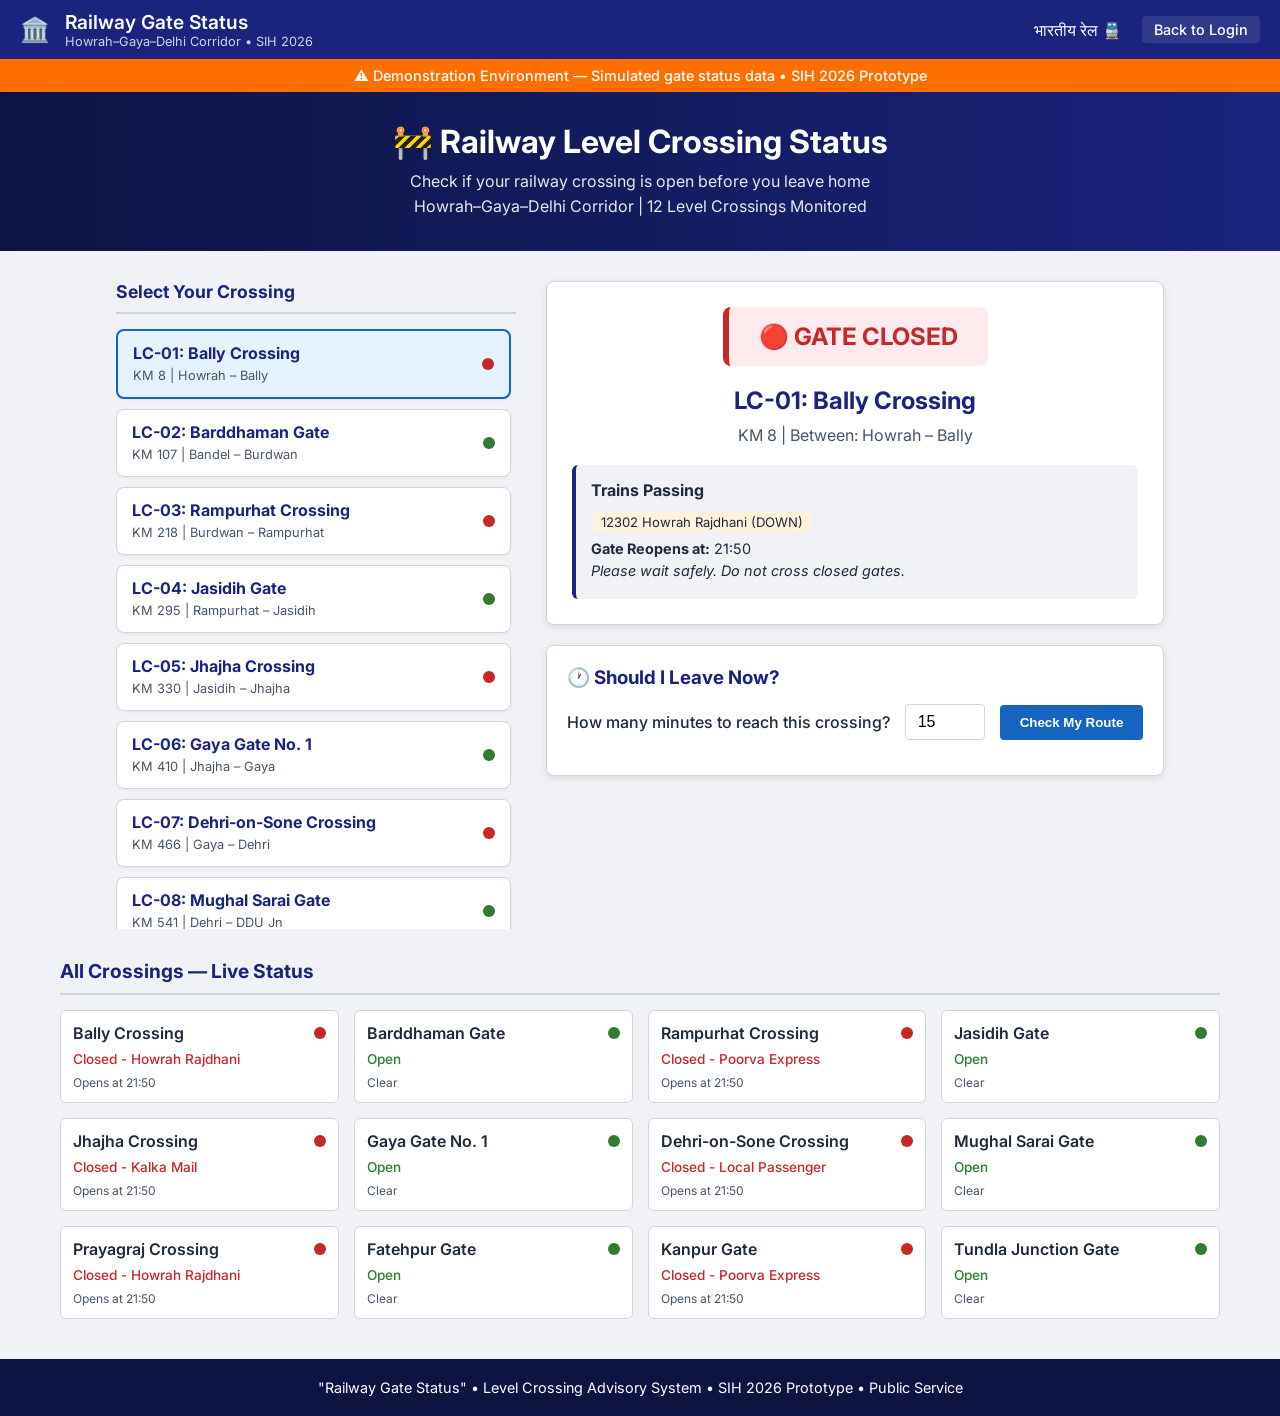
<file: RailSyncAI/gate_status.html>
<!DOCTYPE html>
<html lang="en">
<head>
    <meta charset="UTF-8">
    <meta name="viewport" content="width=device-width, initial-scale=1.0">
    <title>Railway Gate Status - RailSync</title>
    <link rel="stylesheet" href="auth.css">
    <link href="https://fonts.googleapis.com/css2?family=Inter:wght@400;500;600;700&display=swap" rel="stylesheet">
    <style>
        :root {
            --navy: #1a237e;
            --navy-dark: #0d1442;
            --blue: #1565c0;
            --maroon-red: #b71c1c;
            --saffron: #ff6f00;
            --green: #2e7d32;
            --bg-color: #f0f2f5;
            --card-bg: #ffffff;
            --text-primary: #1e293b;
            --text-secondary: #475569;
            --border-color: #d0d5dd;
            
            --gate-open-bg: #e8f5e9;
            --gate-open-border: #2e7d32;
            --gate-closed-bg: #ffebee;
            --gate-closed-border: #c62828;
            --selected-card-bg: #e3f2fd;
            --selected-card-border: #1565c0;
        }

        body.gate-body {
            font-family: 'Inter', sans-serif;
            background-color: var(--bg-color);
            color: var(--text-primary);
            margin: 0;
            padding: 0;
            display: flex;
            flex-direction: column;
            min-height: 100vh;
        }

        /* Header */
        .gate-header {
            background-color: var(--navy);
            color: white;
            display: flex;
            justify-content: space-between;
            align-items: center;
            padding: 10px 20px;
            box-shadow: 0 2px 4px rgba(0,0,0,0.1);
        }
        
        .header-left {
            display: flex;
            align-items: center;
            gap: 15px;
        }

        .header-left .emblem {
            font-size: 24px;
        }

        .header-title-main {
            font-size: 1.2rem;
            font-weight: 600;
            margin: 0;
        }
        
        .header-title-sub {
            font-size: 0.8rem;
            opacity: 0.8;
            margin: 0;
        }

        .header-right {
            display: flex;
            align-items: center;
            gap: 20px;
            font-weight: 500;
        }

        .header-right a {
            color: white;
            text-decoration: none;
            font-size: 0.9rem;
            background-color: rgba(255,255,255,0.1);
            padding: 5px 12px;
            border-radius: 4px;
            transition: background-color 0.2s;
        }

        .header-right a:hover {
            background-color: rgba(255,255,255,0.2);
        }

        /* Info Banner */
        .info-banner {
            background-color: var(--saffron);
            color: white;
            text-align: center;
            padding: 8px;
            font-size: 0.9rem;
            font-weight: 500;
        }

        /* Hero Section */
        .hero-section {
            background: linear-gradient(to right, var(--navy-dark), var(--navy));
            color: white;
            text-align: center;
            padding: 30px 20px;
        }

        .hero-section h1 {
            margin: 0 0 10px 0;
            font-size: 2rem;
        }

        .hero-section p {
            margin: 5px 0;
            opacity: 0.9;
        }

        /* Main Content */
        .main-container {
            max-width: 1200px;
            margin: 30px auto;
            padding: 0 20px;
            display: flex;
            gap: 30px;
            flex: 1;
        }

        @media (max-width: 768px) {
            .main-container {
                flex-direction: column;
            }
        }

        /* Left Column - Crossing List */
        .crossing-list-col {
            width: 400px;
            flex-shrink: 0;
        }
        
        @media (max-width: 768px) {
            .crossing-list-col {
                width: 100%;
            }
        }

        .crossing-list-title {
            font-size: 1.1rem;
            margin-bottom: 15px;
            color: var(--navy);
            border-bottom: 2px solid var(--border-color);
            padding-bottom: 10px;
        }

        .crossing-list {
            display: flex;
            flex-direction: column;
            gap: 10px;
            max-height: 600px;
            overflow-y: auto;
            padding-right: 5px;
        }

        .crossing-card {
            background-color: var(--card-bg);
            border: 1px solid var(--border-color);
            border-radius: 8px;
            padding: 12px 15px;
            cursor: pointer;
            box-shadow: 0 1px 3px rgba(0,0,0,0.05);
            transition: all 0.2s;
            display: flex;
            justify-content: space-between;
            align-items: center;
        }

        .crossing-card:hover {
            box-shadow: 0 3px 6px rgba(0,0,0,0.1);
        }

        .crossing-card.selected {
            border: 2px solid var(--selected-card-border);
            background-color: var(--selected-card-bg);
        }

        .crossing-info h3 {
            margin: 0 0 5px 0;
            font-size: 1rem;
            color: var(--navy);
        }
        
        .crossing-info p {
            margin: 2px 0;
            font-size: 0.8rem;
            color: var(--text-secondary);
        }

        .status-dot {
            width: 12px;
            height: 12px;
            border-radius: 50%;
        }
        .status-dot.open { background-color: var(--green); }
        .status-dot.closed { background-color: var(--gate-closed-border); }

        /* Right Column - Status Display */
        .status-col {
            flex: 1;
            display: flex;
            flex-direction: column;
            gap: 20px;
        }

        .main-status-card {
            background-color: var(--card-bg);
            border-radius: 8px;
            box-shadow: 0 2px 8px rgba(0,0,0,0.1);
            padding: 25px;
            border: 1px solid var(--border-color);
            text-align: center;
        }

        .main-status-indicator {
            display: inline-block;
            padding: 15px 30px;
            border-radius: 8px;
            font-size: 1.5rem;
            font-weight: 700;
            margin-bottom: 20px;
        }

        .main-status-indicator.open {
            background-color: var(--gate-open-bg);
            color: var(--green);
            border-left: 6px solid var(--green);
        }

        .main-status-indicator.closed {
            background-color: var(--gate-closed-bg);
            color: var(--gate-closed-border);
            border-left: 6px solid var(--gate-closed-border);
        }

        .status-details h2 {
            margin: 0 0 10px 0;
            color: var(--navy);
        }
        
        .status-details p {
            margin: 5px 0;
            color: var(--text-secondary);
        }

        .next-event-box {
            margin-top: 20px;
            background-color: var(--bg-color);
            padding: 15px;
            border-radius: 6px;
            text-align: left;
            border-left: 4px solid var(--navy);
        }

        .next-event-box h4 {
            margin: 0 0 10px 0;
            color: var(--text-primary);
        }
        
        .next-event-box p {
            margin: 5px 0;
            font-size: 0.9rem;
        }

        /* Leave Now Advisor */
        .advisor-card {
            background-color: var(--card-bg);
            border-radius: 8px;
            box-shadow: 0 2px 8px rgba(0,0,0,0.1);
            padding: 20px;
            border: 1px solid var(--border-color);
        }

        .advisor-card h3 {
            margin: 0 0 15px 0;
            color: var(--navy);
            display: flex;
            align-items: center;
            gap: 10px;
        }

        .advisor-form {
            display: flex;
            gap: 15px;
            align-items: center;
            margin-bottom: 15px;
            flex-wrap: wrap;
        }

        .advisor-form label {
            font-weight: 500;
        }

        .advisor-form input {
            padding: 8px 12px;
            border: 1px solid var(--border-color);
            border-radius: 4px;
            width: 80px;
            font-size: 1rem;
        }

        .advisor-form button {
            background-color: var(--blue);
            color: white;
            border: none;
            padding: 10px 20px;
            border-radius: 4px;
            cursor: pointer;
            font-weight: 600;
            transition: background-color 0.2s;
        }

        .advisor-form button:hover {
            background-color: #1976d2;
        }

        .advisor-result {
            padding: 15px;
            border-radius: 6px;
            font-weight: 500;
            display: none;
        }

        .advisor-result.positive {
            display: block;
            background-color: var(--gate-open-bg);
            color: var(--green);
            border: 1px solid #a5d6a7;
        }

        .advisor-result.negative {
            display: block;
            background-color: #fff3e0;
            color: #e65100;
            border: 1px solid #ffcc80;
        }
        
        .advisor-result.neutral {
            display: block;
            background-color: var(--gate-open-bg);
            color: var(--green);
            border: 1px solid #a5d6a7;
        }

        /* All Gates Overview */
        .overview-section {
            max-width: 1200px;
            margin: 0 auto 40px auto;
            padding: 0 20px;
            width: 100%;
            box-sizing: border-box;
        }

        .overview-title {
            font-size: 1.2rem;
            color: var(--navy);
            margin-bottom: 15px;
            border-bottom: 2px solid var(--border-color);
            padding-bottom: 10px;
        }

        .overview-grid {
            display: grid;
            grid-template-columns: repeat(auto-fill, minmax(250px, 1fr));
            gap: 15px;
        }

        .mini-card {
            background-color: var(--card-bg);
            border: 1px solid var(--border-color);
            border-radius: 6px;
            padding: 12px;
            display: flex;
            flex-direction: column;
            gap: 8px;
        }

        .mini-card-header {
            display: flex;
            justify-content: space-between;
            align-items: center;
            font-weight: 600;
            color: var(--text-primary);
        }

        .mini-status {
            font-size: 0.85rem;
            font-weight: 500;
        }
        
        .mini-status.open { color: var(--green); }
        .mini-status.closed { color: var(--gate-closed-border); }
        
        .mini-next-event {
            font-size: 0.75rem;
            color: var(--text-secondary);
        }

        /* Footer */
        .gate-footer {
            background-color: var(--navy-dark);
            color: white;
            text-align: center;
            padding: 20px;
            font-size: 0.9rem;
            margin-top: auto;
        }
    </style>
</head>
<body class="gate-body">
    <!-- Header -->
    <header class="gate-header">
        <div class="header-left">
            <div class="emblem">🏛️</div>
            <div>
                <h1 class="header-title-main">Railway Gate Status</h1>
                <p class="header-title-sub">Howrah–Gaya–Delhi Corridor • SIH 2026</p>
            </div>
        </div>
        <div class="header-right">
            <span>भारतीय रेल 🚆</span>
            <a href="login.html">Back to Login</a>
        </div>
    </header>

    <!-- Info Banner -->
    <div class="info-banner">
        ⚠ Demonstration Environment — Simulated gate status data • SIH 2026 Prototype
    </div>

    <!-- Hero Section -->
    <section class="hero-section">
        <h1>🚧 Railway Level Crossing Status</h1>
        <p>Check if your railway crossing is open before you leave home</p>
        <p>Howrah–Gaya–Delhi Corridor | 12 Level Crossings Monitored</p>
    </section>

    <!-- Main Content -->
    <div class="main-container">
        <!-- Left Column -->
        <div class="crossing-list-col">
            <h2 class="crossing-list-title">Select Your Crossing</h2>
            <div class="crossing-list" id="crossing-list-container">
                <!-- Crossing cards injected by JS -->
            </div>
        </div>

        <!-- Right Column -->
        <div class="status-col">
            <!-- Main Status Display -->
            <div class="main-status-card" id="main-status-card">
                <div class="main-status-indicator" id="main-status-indicator">Select a crossing</div>
                <div class="status-details">
                    <h2 id="main-status-name">--</h2>
                    <p id="main-status-location">--</p>
                </div>
                <div class="next-event-box" id="main-next-event">
                    <!-- Next event injected by JS -->
                </div>
            </div>

            <!-- Leave Now Advisor -->
            <div class="advisor-card" id="advisor-card">
                <h3>🕐 Should I Leave Now?</h3>
                <div class="advisor-form">
                    <label for="travel-minutes">How many minutes to reach this crossing?</label>
                    <input type="number" id="travel-minutes" min="1" max="60" value="15">
                    <button id="check-route-btn">Check My Route</button>
                </div>
                <div class="advisor-result" id="advisor-result">
                    <!-- Advisor result injected by JS -->
                </div>
            </div>
        </div>
    </div>

    <!-- All Gates Overview -->
    <div class="overview-section">
        <h2 class="overview-title">All Crossings — Live Status</h2>
        <div class="overview-grid" id="overview-grid-container">
            <!-- Mini cards injected by JS -->
        </div>
    </div>

    <!-- Footer -->
    <footer class="gate-footer">
        "Railway Gate Status" • Level Crossing Advisory System • SIH 2026 Prototype • Public Service
    </footer>

    <script src="gate_app.js"></script>
</body>
</html>
</file>
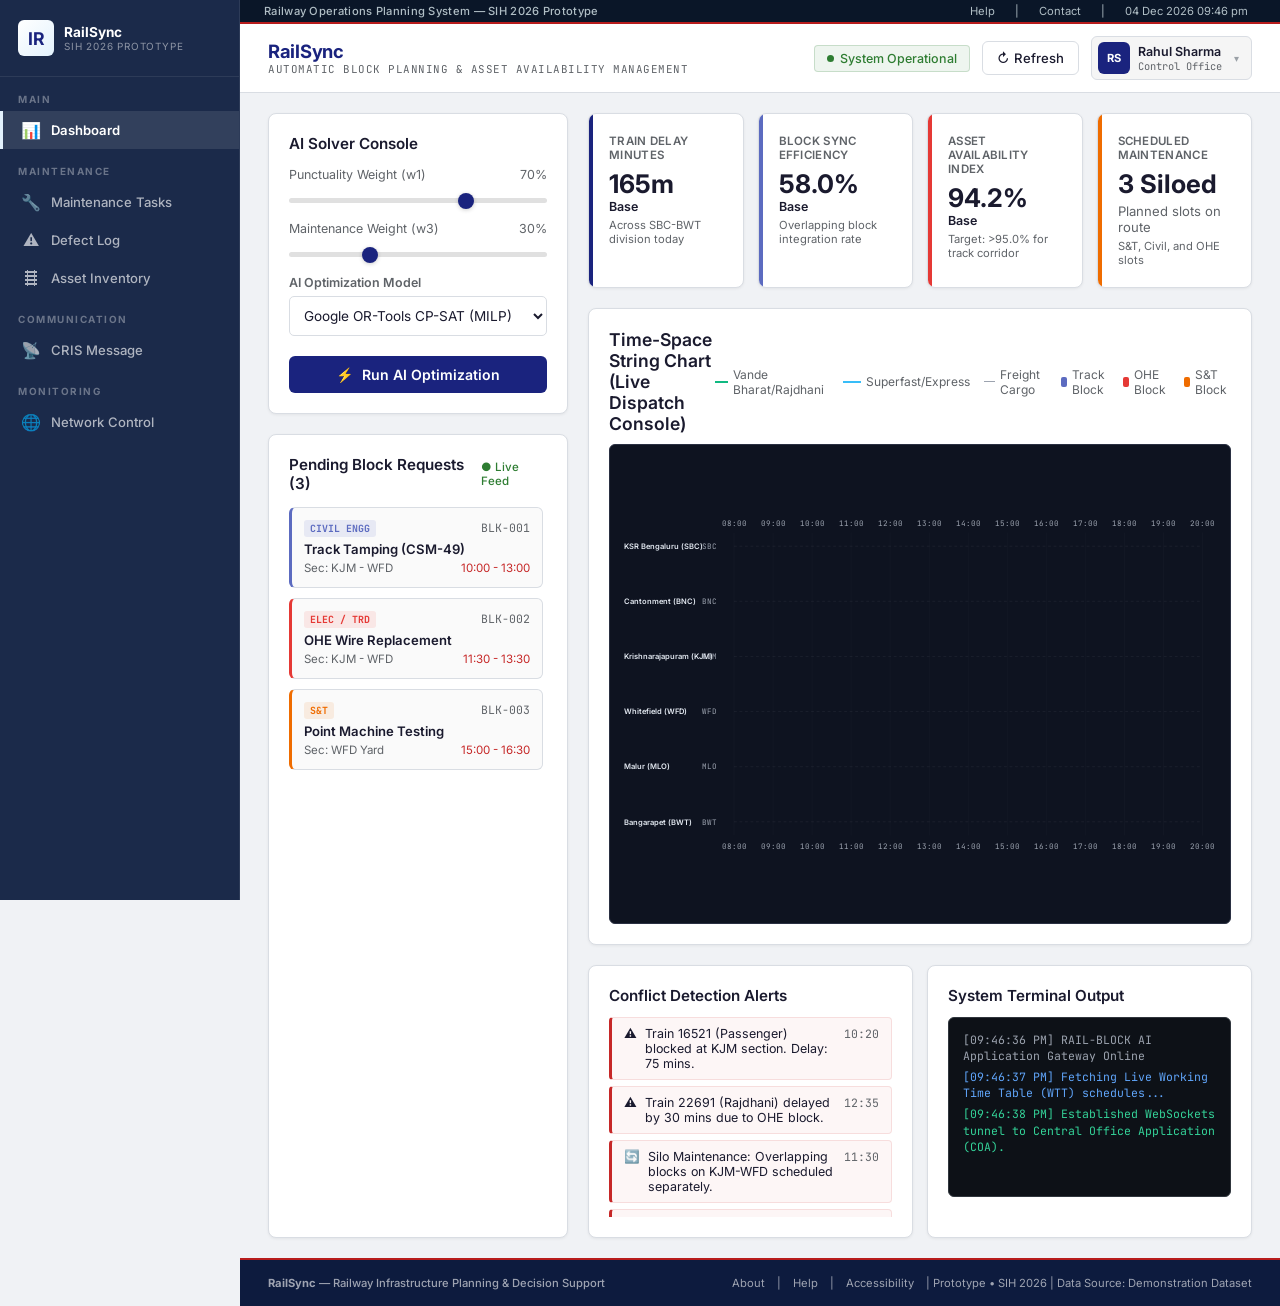
<file: RailSyncAI/login.html>
<!DOCTYPE html>
<html lang="en">
<head>
    <meta charset="UTF-8">
    <meta name="viewport" content="width=device-width, initial-scale=1.0">
    <title>Sign In — RailSync | Railway Operations Planning System</title>
    <meta name="description" content="Secure authentication portal for the RailSync Railway Operations System — SIH 2026 Prototype.">
    <link rel="stylesheet" href="auth.css?v=3">
</head>
<body class="auth-page">

    <!-- TOP HEADER BAR — Government Style -->
    <header class="auth-topbar">
        <div class="topbar-left">
            <div class="govt-emblem">🏛️</div>
            <div class="topbar-brand">
                <div class="topbar-title">RailSync</div>
                <div class="topbar-sub">Railway Operations Planning System • SIH 2026</div>
            </div>
        </div>
        <div class="topbar-right">
            <div class="topbar-tag">भारतीय रेल</div>
            <div class="ir-emblem">🚆</div>
        </div>
    </header>

    <!-- DEMO ENVIRONMENT BANNER -->
    <div class="demo-banner">
        ⚠ Demonstration Environment — Synthetic credentials only • SIH 2026 Prototype
    </div>

    <!-- HERO BANNER - Train Image -->
    <div class="hero-banner">
        <img src="train_banner.png" alt="Indian Railways - Vande Bharat Express" class="hero-img">
        <div class="hero-overlay">
            <div class="hero-text">
                <h1>RailSync — Railway Operations</h1>
                <p>Maximizing Asset Availability for Train Operations on Indian Railways</p>
            </div>
            <div class="hero-badges">
                <span class="hero-badge">Safety</span>
                <span class="hero-badge">Security</span>
                <span class="hero-badge">Punctuality</span>
            </div>
        </div>
    </div>

    <!-- MAIN AUTH CONTAINER -->
    <div class="auth-container">
        <div class="auth-form-panel">
            <div class="login-card">
                <div class="login-header">
                    <h2>👤 User Sign In</h2>
                    <p>Sign in to access railway services and gate status</p>
                </div>

                <!-- Error message -->
                <div class="form-error" id="formError" role="alert">
                    <span class="form-error-icon">⚠</span>
                    <span id="formErrorMsg"></span>
                </div>

                <form id="loginForm" novalidate autocomplete="on">
                    <div class="form-group">
                        <label for="employeeId" class="form-label">User ID</label>
                        <div class="input-wrapper">
                            <input type="text" id="employeeId" name="username" class="form-input" placeholder="Enter your User ID" autocomplete="username" required aria-required="true">
                        </div>
                        <div class="field-error" id="employeeIdError" role="alert"></div>
                    </div>

                    <div class="form-group">
                        <label for="password" class="form-label">Password</label>
                        <div class="input-wrapper">
                            <input type="password" id="password" name="password" class="form-input" placeholder="Enter your password" autocomplete="current-password" required aria-required="true">
                            <button type="button" class="password-toggle" id="passwordToggle" aria-label="Show password" tabindex="0">👁️</button>
                        </div>
                        <div class="field-error" id="passwordError" role="alert"></div>
                    </div>

                    <div class="form-row">
                        <label class="remember-check">
                            <input type="checkbox" id="rememberMe">
                            <span>Remember me</span>
                        </label>
                        <button type="button" class="forgot-link" id="forgotLink">Forgot password?</button>
                    </div>

                    <button type="submit" class="btn-login" id="loginSubmit">Sign In</button>
                </form>

                <div class="login-divider">Demo Access</div>
                <button type="button" class="btn-demo-creds" id="demoCreds">View Demo Credentials</button>

                <div class="admin-link-section">
                    <a href="admin_login.html" class="admin-link">
                        🔒 Authorised Railway Personnel? Click here
                    </a>
                </div>
            </div>
        </div>
    </div>

    <!-- DEMO CREDENTIALS POPUP -->
    <div class="demo-popup-overlay" id="demoPopup">
        <div class="demo-popup" role="dialog" aria-label="Demo Credentials">
            <h3>Demo Credentials</h3>
            <p class="demo-popup-subtitle">Click any account to autofill the login form. These are synthetic demo accounts only.</p>

            <div class="demo-section-label">Normal Users</div>

            <div class="demo-user-card" data-empid="USER001" data-pwd="User@123">
                <div class="demo-user-info">
                    <h4>Amit Kumar</h4>
                    <p>Normal User — Commuter</p>
                </div>
                <div class="demo-user-creds">
                    <div><strong>USER001</strong></div>
                    <div>User@123</div>
                </div>
            </div>

            <div class="demo-user-card" data-empid="USER002" data-pwd="User@123">
                <div class="demo-user-info">
                    <h4>Priya Singh</h4>
                    <p>Normal User — Commuter</p>
                </div>
                <div class="demo-user-creds">
                    <div><strong>USER002</strong></div>
                    <div>User@123</div>
                </div>
            </div>

            <div class="demo-section-label" style="margin-top:12px">Authorised Personnel</div>

            <div class="demo-user-card" data-empid="COA001" data-pwd="Demo@123">
                <div class="demo-user-info">
                    <h4>Kavitha Subhramanyam</h4>
                    <p>Control Office</p>
                </div>
                <div class="demo-user-creds">
                    <div><strong>COA001</strong></div>
                    <div>Demo@123</div>
                </div>
            </div>

            <div class="demo-user-card" data-empid="MPL001" data-pwd="Demo@123">
                <div class="demo-user-info">
                    <h4>Srinivasan.J.</h4>
                    <p>Maintenance Planner</p>
                </div>
                <div class="demo-user-creds">
                    <div><strong>MPL001</strong></div>
                    <div>Demo@123</div>
                </div>
            </div>

            <div class="demo-user-card" data-empid="ENG001" data-pwd="Demo@123">
                <div class="demo-user-info">
                    <h4>Vikram Singh</h4>
                    <p>Engineering Officer</p>
                </div>
                <div class="demo-user-creds">
                    <div><strong>ENG001</strong></div>
                    <div>Demo@123</div>
                </div>
            </div>

            <div class="demo-user-card" data-empid="TD001" data-pwd="Demo@123">
                <div class="demo-user-info">
                    <h4>Anita Desai</h4>
                    <p>Traction Distribution Officer</p>
                </div>
                <div class="demo-user-creds">
                    <div><strong>TD001</strong></div>
                    <div>Demo@123</div>
                </div>
            </div>

            <div class="demo-user-card" data-empid="SNT001" data-pwd="Demo@123">
                <div class="demo-user-info">
                    <h4>Suresh Kumar</h4>
                    <p>S&amp;T Officer</p>
                </div>
                <div class="demo-user-creds">
                    <div><strong>SNT001</strong></div>
                    <div>Demo@123</div>
                </div>
            </div>

            <div class="demo-user-card" data-empid="ADMIN001" data-pwd="Admin@123">
                <div class="demo-user-info">
                    <h4>Admin User</h4>
                    <p>Administrator</p>
                </div>
                <div class="demo-user-creds">
                    <div><strong>ADMIN001</strong></div>
                    <div>Admin@123</div>
                </div>
            </div>

            <button class="demo-popup-close" id="demoPopupClose">Close</button>
        </div>
    </div>

    <!-- FORGOT PASSWORD MODAL -->
    <div class="forgot-overlay" id="forgotOverlay">
        <div class="forgot-modal" role="dialog" aria-label="Reset Password">
            <h3>Reset Password</h3>
            <p class="forgot-subtitle">Enter your Employee ID and registered email. Password reset instructions will be sent to your registered contact.</p>

            <form id="forgotForm">
                <div class="form-group">
                    <label for="forgotEmpId" class="form-label">Employee ID</label>
                    <input type="text" id="forgotEmpId" class="form-input" placeholder="Enter your employee ID" required>
                </div>
                <div class="form-group">
                    <label for="forgotEmail" class="form-label">Registered Email</label>
                    <input type="email" id="forgotEmail" class="form-input" placeholder="Enter your registered email" required>
                </div>
                <button type="submit" class="btn-forgot-submit">Send Reset Instructions</button>
            </form>

            <div class="forgot-success" id="forgotSuccess">
                <div class="forgot-success-icon">✅</div>
                <h4>Instructions Sent</h4>
                <p>Password reset instructions have been sent to your registered contact. Please check your email and follow the instructions to reset your password.</p>
                <p style="margin-top: 10px; font-size: 0.72rem; color: var(--text-dim); font-style: italic;">(Simulated — no actual email sent in this demo)</p>
            </div>

            <div class="forgot-modal-actions">
                <button type="button" class="btn-forgot-back" id="forgotBack">Cancel</button>
                <button type="button" class="btn-forgot-back" id="forgotCloseBtn" style="display: none;">Close</button>
            </div>
        </div>
    </div>

    <!-- SUCCESS TRANSITION OVERLAY -->
    <div class="auth-success-overlay" id="successOverlay">
        <div class="success-checkmark">✓</div>
        <div class="success-text" id="successName">Authentication successful</div>
        <div class="success-subtext">Loading your operations workspace...</div>
        <div class="success-loader">
            <div class="success-loader-bar"></div>
        </div>
    </div>

    <!-- FOOTER -->
    <footer class="auth-footer">
        <strong>RailSync</strong> <span>•</span>
        Railway Infrastructure Planning &amp; Decision Support <span>•</span>
        SIH 2026 Prototype <span>•</span>
        Authorized Personnel Only
    </footer>

    <script src="auth.js"></script>
</body>
</html>
</file>
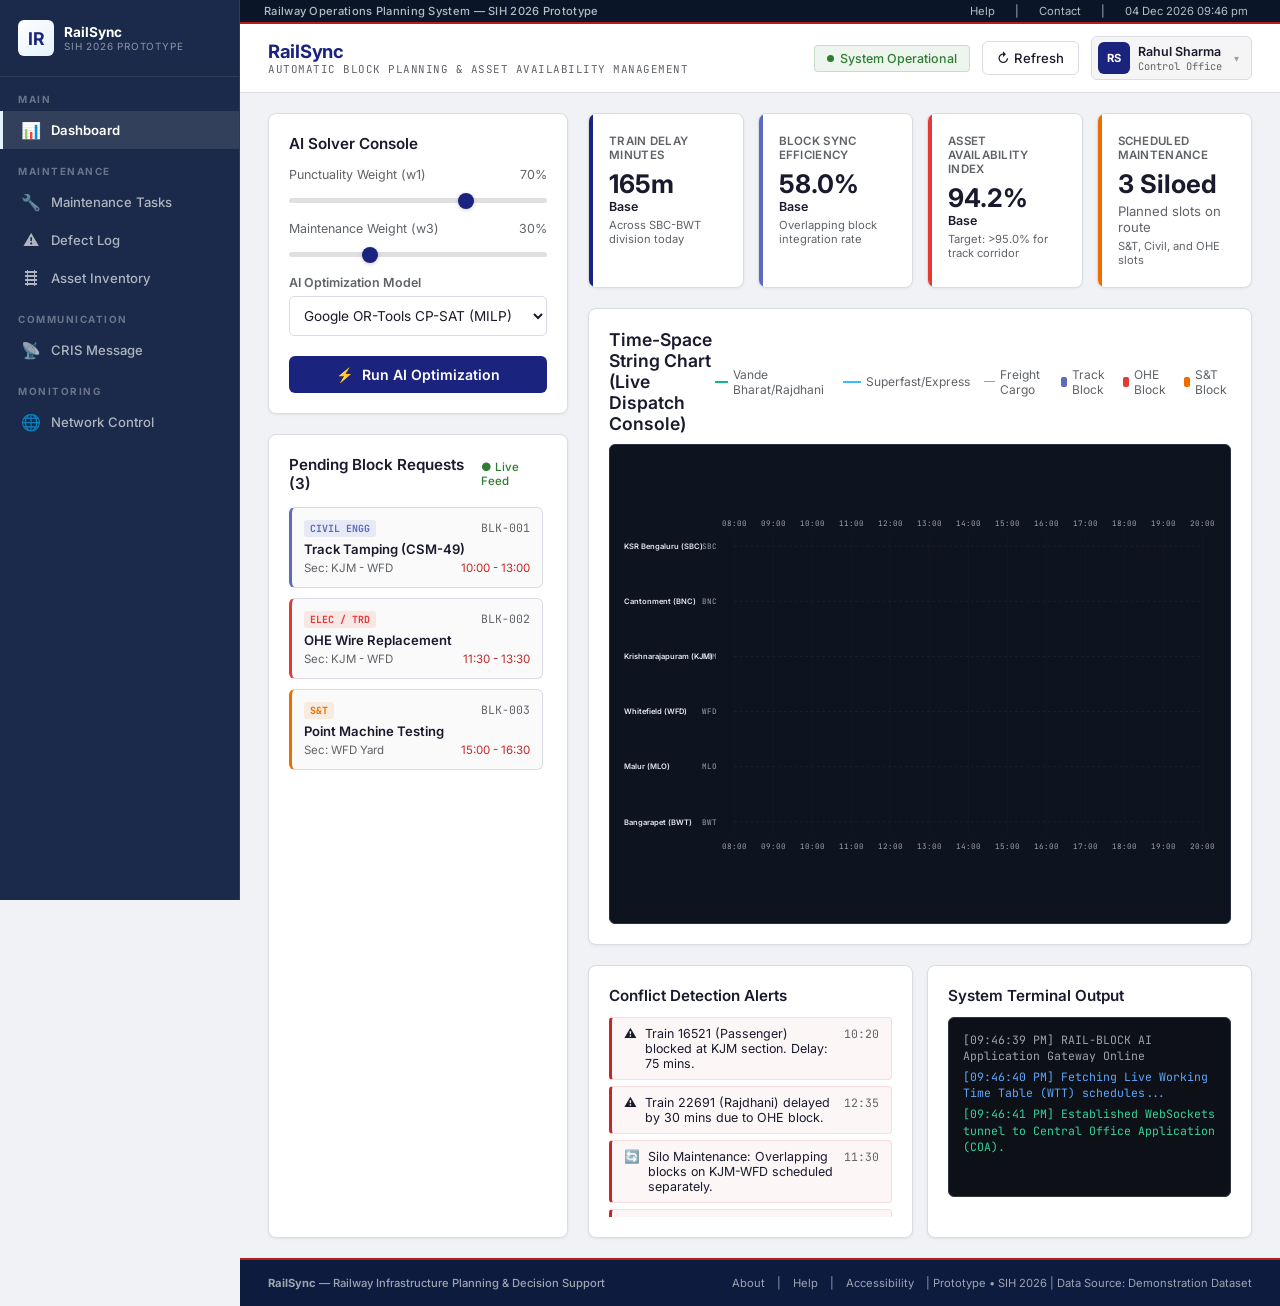
<file: RailSyncAI/user_dashboard.html>
<!DOCTYPE html>
<html lang="en">
<head>
    <meta charset="UTF-8">
    <meta name="viewport" content="width=device-width, initial-scale=1.0">
    <title>RailSync - Public Portal</title>
    <link href="https://fonts.googleapis.com/css2?family=Inter:wght@300;400;500;600;700&display=swap" rel="stylesheet">
    <link rel="stylesheet" href="auth.css">
    <style>
        :root {
            --navy: #1a237e;
            --navy-dark: #0d1442;
            --blue: #1565c0;
            --blue-light: #1976d2;
            --maroon-red: #b71c1c;
            --accent: #d32f2f;
            --saffron: #ff6f00;
            --green: #2e7d32;
            --bg-color: #f0f2f5;
            --card-bg: #ffffff;
            --text-primary: #1e293b;
            --text-secondary: #475569;
            --text-dim: #94a3b8;
            --border-color: #d0d5dd;
            
            --sidebar-width: 240px;
            --sidebar-bg: #1b2a4a;
            --topbar-bg: #0a1628;
            --header-height: 60px;
        }

        * {
            box-sizing: border-box;
            margin: 0;
            padding: 0;
            font-family: 'Inter', sans-serif;
        }

        body.user-body {
            display: flex;
            height: 100vh;
            background-color: var(--bg-color);
            color: var(--text-primary);
            overflow: hidden;
        }

        /* Sidebar */
        .sidebar {
            width: var(--sidebar-width);
            background-color: var(--sidebar-bg);
            color: white;
            display: flex;
            flex-direction: column;
            transition: width 0.3s;
            z-index: 100;
        }

        .sidebar-header {
            padding: 20px;
            display: flex;
            align-items: center;
            gap: 12px;
            border-bottom: 1px solid rgba(255,255,255,0.1);
        }

        .logo-ir {
            width: 36px;
            height: 36px;
            background-color: white;
            color: var(--navy);
            border-radius: 50%;
            display: flex;
            align-items: center;
            justify-content: center;
            font-weight: 700;
            font-size: 16px;
        }

        .logo-text {
            display: flex;
            flex-direction: column;
        }

        .logo-title {
            font-size: 18px;
            font-weight: 700;
            letter-spacing: 0.5px;
        }

        .logo-subtitle {
            font-size: 11px;
            color: #94a3b8;
            text-transform: uppercase;
        }

        .nav-menu {
            flex: 1;
            padding: 20px 0;
            overflow-y: auto;
        }

        .user-nav-item {
            display: flex;
            align-items: center;
            padding: 12px 20px;
            color: #cbd5e1;
            text-decoration: none;
            gap: 12px;
            cursor: pointer;
            transition: all 0.2s;
            border-left: 3px solid transparent;
        }

        .user-nav-item:hover {
            background-color: rgba(255,255,255,0.05);
            color: white;
        }

        .user-nav-item.active {
            background-color: rgba(255,255,255,0.1);
            color: white;
            border-left-color: var(--blue-light);
        }

        .user-profile-widget {
            padding: 20px;
            border-top: 1px solid rgba(255,255,255,0.1);
            display: flex;
            flex-direction: column;
            gap: 10px;
        }

        .profile-info {
            display: flex;
            flex-direction: column;
        }

        .profile-name {
            font-weight: 600;
            font-size: 14px;
        }

        .profile-role {
            font-size: 12px;
            color: #94a3b8;
        }

        .btn-signout {
            background: rgba(255,255,255,0.1);
            color: white;
            border: none;
            padding: 8px;
            border-radius: 4px;
            cursor: pointer;
            font-size: 12px;
            transition: background 0.2s;
            text-align: center;
        }
        
        .btn-signout:hover {
            background: rgba(211, 47, 47, 0.8);
        }

        /* Main Content */
        .main-wrapper {
            flex: 1;
            display: flex;
            flex-direction: column;
            overflow: hidden;
        }

        .top-utility-bar {
            background-color: var(--topbar-bg);
            color: white;
            padding: 6px 20px;
            font-size: 12px;
            display: flex;
            justify-content: space-between;
        }

        .main-header {
            background-color: var(--card-bg);
            height: var(--header-height);
            border-bottom: 1px solid var(--border-color);
            display: flex;
            align-items: center;
            justify-content: space-between;
            padding: 0 24px;
        }

        .header-title {
            font-size: 18px;
            font-weight: 600;
            color: var(--navy);
        }

        .header-actions {
            display: flex;
            align-items: center;
            gap: 20px;
        }

        .notif-bell {
            position: relative;
            cursor: pointer;
            font-size: 20px;
        }

        .notif-badge {
            position: absolute;
            top: -5px;
            right: -8px;
            background-color: var(--accent);
            color: white;
            font-size: 10px;
            font-weight: 700;
            padding: 2px 6px;
            border-radius: 10px;
            display: none;
        }

        .header-user-name {
            font-weight: 500;
            font-size: 14px;
        }

        /* Page Content */
        .content-area {
            flex: 1;
            overflow-y: auto;
            padding: 24px;
            position: relative;
        }

        .user-page-view {
            display: none;
            animation: fadeIn 0.3s ease;
        }

        .user-page-view.active-page {
            display: block;
        }

        @keyframes fadeIn {
            from { opacity: 0; transform: translateY(10px); }
            to { opacity: 1; transform: translateY(0); }
        }

        /* Cards & Grids */
        .grid-2x2 {
            display: grid;
            grid-template-columns: repeat(auto-fit, minmax(280px, 1fr));
            gap: 20px;
            margin-top: 20px;
        }

        .card {
            background: var(--card-bg);
            border: 1px solid var(--border-color);
            border-radius: 8px;
            padding: 20px;
            box-shadow: 0 1px 3px rgba(0,0,0,0.05);
            transition: transform 0.2s, box-shadow 0.2s;
        }

        .quick-link-card {
            cursor: pointer;
            display: flex;
            flex-direction: column;
            gap: 10px;
        }

        .quick-link-card:hover {
            transform: translateY(-2px);
            box-shadow: 0 4px 6px rgba(0,0,0,0.1);
            border-color: var(--blue-light);
        }

        .ql-icon {
            font-size: 24px;
        }

        .ql-title {
            font-weight: 600;
            font-size: 16px;
            color: var(--navy);
        }

        .ql-desc {
            font-size: 13px;
            color: var(--text-secondary);
        }

        .section-title {
            font-size: 18px;
            font-weight: 600;
            margin: 30px 0 15px 0;
            color: var(--navy);
            border-bottom: 2px solid var(--navy);
            padding-bottom: 8px;
            display: inline-block;
        }

        /* Notification Toast */
        .notification-toast {
            position: fixed;
            top: 80px;
            right: -350px;
            width: 320px;
            background-color: var(--card-bg);
            border-left: 4px solid var(--accent);
            border-radius: 4px;
            box-shadow: 0 4px 12px rgba(0,0,0,0.15);
            padding: 16px;
            z-index: 9999;
            transition: right 0.3s ease;
        }

        .notification-toast.visible {
            right: 24px;
        }

        .toast-header {
            display: flex;
            justify-content: space-between;
            align-items: center;
            margin-bottom: 8px;
        }
        
        .toast-title {
            font-weight: 600;
            font-size: 14px;
            color: var(--accent);
        }

        .toast-close {
            background: none;
            border: none;
            font-size: 18px;
            cursor: pointer;
            color: var(--text-secondary);
        }

        .notif-message {
            font-size: 13px;
            color: var(--text-primary);
            line-height: 1.4;
        }

        .notif-time {
            font-size: 11px;
            color: var(--text-dim);
            margin-top: 8px;
            display: block;
        }

        /* List Items */
        .list-item {
            padding: 15px;
            border-bottom: 1px solid var(--border-color);
        }
        .list-item:last-child {
            border-bottom: none;
        }

        /* Gate Status specific layout elements for reuse */
        .gate-layout {
            display: flex;
            gap: 20px;
            margin-top: 20px;
        }
        .gate-sidebar {
            width: 250px;
            background: white;
            border: 1px solid var(--border-color);
            border-radius: 8px;
            height: 600px;
            overflow-y: auto;
        }
        .gate-main {
            flex: 1;
            display: flex;
            flex-direction: column;
            gap: 20px;
        }
        .status-badge {
            display: inline-block;
            padding: 4px 8px;
            border-radius: 12px;
            font-size: 12px;
            font-weight: 600;
            color: white;
        }
        .bg-green { background-color: var(--green); }
        .bg-red { background-color: var(--maroon-red); }
        .bg-orange { background-color: var(--saffron); }

        .gate-item {
            padding: 12px;
            border-bottom: 1px solid #eee;
            cursor: pointer;
        }
        .gate-item:hover { background: #f9fafb; }
        .gate-item.selected { background: #eff6ff; border-left: 3px solid var(--blue); }
        
        .map-container {
            width: 100%;
            height: 600px;
            background: white;
            border: 1px solid var(--border-color);
            border-radius: 8px;
            position: relative;
            overflow: hidden;
        }

        /* Alert Cards */
        .alert-card {
            border-left: 4px solid var(--saffron);
            margin-bottom: 15px;
        }
        .alert-card.critical {
            border-left-color: var(--maroon-red);
        }

        /* Responsive */
        @media (max-width: 768px) {
            .sidebar { width: 60px; }
            .logo-title, .logo-subtitle, .user-nav-item span, .user-profile-widget { display: none; }
            .gate-layout { flex-direction: column; }
            .gate-sidebar { width: 100%; height: 200px; }
        }
    </style>
</head>
<body class="user-body">

    <!-- Sidebar -->
    <aside class="sidebar">
        <div class="sidebar-header">
            <div class="logo-ir">IR</div>
            <div class="logo-text">
                <span class="logo-title">RailSync</span>
                <span class="logo-subtitle">Public Portal</span>
            </div>
        </div>
        <nav class="nav-menu">
            <a class="user-nav-item active" id="nav-home" onclick="switchUserPage('home')">
                <span>🏠</span> <span>Home</span>
            </a>
            <a class="user-nav-item" id="nav-gate-status" onclick="switchUserPage('gate-status')">
                <span>🚧</span> <span>Gate Status</span>
            </a>
            <a class="user-nav-item" id="nav-train-status" onclick="switchUserPage('train-status')">
                <span>🚆</span> <span>My Train Status</span>
            </a>
            <a class="user-nav-item" id="nav-collisions" onclick="switchUserPage('collisions')">
                <span>⚠️</span> <span>Collision Alerts</span>
            </a>
            <a class="user-nav-item" id="nav-india-map" onclick="switchUserPage('india-map')">
                <span>🗺️</span> <span>India Route Map</span>
            </a>
        </nav>
        <div class="user-profile-widget">
            <div class="profile-info">
                <span class="profile-name" id="sidebar-user-name">User</span>
                <span class="profile-role">Normal User</span>
            </div>
            <button class="btn-signout" id="btn-logout">Sign Out</button>
        </div>
    </aside>

    <!-- Main Content -->
    <div class="main-wrapper">
        <div class="top-utility-bar">
            <span>Railway Public Service Portal — SIH 2026 Prototype</span>
            <span id="live-time"></span>
        </div>
        
        <header class="main-header">
            <div class="header-title">RailSync</div>
            <div class="header-actions">
                <div class="notif-bell" onclick="switchUserPage('train-status')">
                    🔔
                    <span class="notif-badge" id="notif-badge">0</span>
                </div>
                <div class="header-user-name" id="header-user-name">Welcome</div>
            </div>
        </header>

        <main class="content-area">
            
            <!-- PAGE: HOME -->
            <section id="page-home" class="user-page-view active-page">
                <h2 style="font-weight: 500; margin-bottom: 24px;" id="welcome-message">Welcome</h2>
                
                <div class="grid-2x2">
                    <div class="card quick-link-card" onclick="switchUserPage('gate-status')">
                        <div class="ql-icon">🚧</div>
                        <div class="ql-title">Gate Status</div>
                        <div class="ql-desc">Check railway crossing status and predict wait times.</div>
                    </div>
                    <div class="card quick-link-card" onclick="switchUserPage('train-status')">
                        <div class="ql-icon">🚆</div>
                        <div class="ql-title">Train Status</div>
                        <div class="ql-desc">View train delays and official railway advisories.</div>
                    </div>
                    <div class="card quick-link-card" onclick="switchUserPage('collisions')">
                        <div class="ql-icon">⚠️</div>
                        <div class="ql-title">Collision Alerts</div>
                        <div class="ql-desc">Active train conflicts and network incidents.</div>
                    </div>
                </div>

                <h3 class="section-title">Recent Notifications</h3>
                <div class="card" style="padding: 0;">
                    <div id="home-recent-notifs">
                        <div style="padding: 20px; color: var(--text-secondary);">No recent notifications.</div>
                    </div>
                </div>
            </section>

            <!-- PAGE: GATE STATUS -->
            <section id="page-gate-status" class="user-page-view">
                <h2>Level Crossing Status</h2>
                <div class="gate-layout">
                    <!-- Sidebar for gates list -->
                    <div class="gate-sidebar" id="crossing-list-container">
                        <!-- Populated by gate_app.js -->
                    </div>
                    
                    <!-- Main details panel -->
                    <div class="gate-main">
                        <div class="card">
                            <h3 id="main-status-name" style="margin-bottom: 5px;">Select a crossing</h3>
                            <div id="main-status-location" style="color: var(--text-secondary); margin-bottom: 15px; font-size: 14px;"></div>
                            
                            <div style="display: flex; gap: 20px; margin-bottom: 20px;">
                                <div>
                                    <div style="font-size: 12px; color: var(--text-secondary); margin-bottom: 4px;">CURRENT STATUS</div>
                                    <div id="main-status-indicator" class="status-badge bg-green">OPEN</div>
                                </div>
                                <div>
                                    <div style="font-size: 12px; color: var(--text-secondary); margin-bottom: 4px;">NEXT EVENT</div>
                                    <div id="main-next-event" style="font-weight: 500;">-</div>
                                </div>
                            </div>
                        </div>
                        
                        <div class="card">
                            <h3 style="margin-bottom: 15px; font-size: 16px;">Leave Now Advisor</h3>
                            <p style="font-size: 14px; color: var(--text-secondary); margin-bottom: 15px;">Check if you can make it across before the next closure.</p>
                            <div style="display: flex; gap: 10px; align-items: center; margin-bottom: 15px;">
                                <label for="travel-minutes" style="font-size: 14px;">Estimated travel time to crossing (minutes):</label>
                                <input type="number" id="travel-minutes" min="1" max="60" value="10" style="padding: 6px; width: 60px; border: 1px solid var(--border-color); border-radius: 4px;">
                                <button id="check-route-btn" style="padding: 6px 16px; background: var(--blue); color: white; border: none; border-radius: 4px; cursor: pointer;">Check</button>
                            </div>
                            <div id="advisor-result" style="padding: 12px; border-radius: 4px; background: #f8fafc; font-size: 14px; font-weight: 500;">
                                Enter your travel time to see advice.
                            </div>
                        </div>

                        <div class="card">
                            <h3 style="margin-bottom: 15px; font-size: 16px;">All Gates Overview</h3>
                            <div id="overview-grid-container" style="display: grid; grid-template-columns: repeat(auto-fill, minmax(150px, 1fr)); gap: 10px;">
                                <!-- Populated by gate_app.js -->
                            </div>
                        </div>
                    </div>
                </div>
            </section>

            <!-- PAGE: TRAIN STATUS -->
            <section id="page-train-status" class="user-page-view">
                <div style="display: flex; justify-content: space-between; align-items: center;">
                    <h2>My Train Status & Advisories</h2>
                    <button onclick="clearNotifications()" style="padding: 6px 12px; background: var(--card-bg); border: 1px solid var(--border-color); border-radius: 4px; cursor: pointer; color: var(--text-secondary); font-size: 13px;">Clear All</button>
                </div>
                <div id="train-status-container" style="margin-top: 20px;">
                    <!-- Rendered by user_app.js -->
                </div>
            </section>

            <!-- PAGE: COLLISION ALERTS -->
            <section id="page-collisions" class="user-page-view">
                <h2>Collision Alerts & Network Incidents</h2>
                <div style="margin-top: 20px;" id="collisions-container">
                    <!-- Rendered by user_app.js -->
                </div>
                <h3 class="section-title">Delayed Trains</h3>
                <div id="delayed-trains-container">
                    <!-- Rendered by user_app.js -->
                </div>
            </section>


            <!-- PAGE: INDIA ROUTE MAP -->
            <section id="page-india-map" class="user-page-view">
                <h2>India Route Map</h2>
                <div class="map-container" id="nc-map-container-india" style="margin-top: 20px;"></div>
            </section>

            <footer style="margin-top: 50px; text-align: center; color: var(--text-dim); font-size: 12px; padding: 20px 0; border-top: 1px solid var(--border-color);">
                "RailSync Public Portal" • Railway Services • SIH 2026 Prototype
            </footer>
        </main>
    </div>

    <!-- Notification Toast -->
    <div id="notification-popup" class="notification-toast">
        <div class="toast-header">
            <span class="toast-title">📩 Train Advisory</span>
            <button class="toast-close" onclick="document.getElementById('notification-popup').classList.remove('visible')">&times;</button>
        </div>
        <div class="notif-message">New message received.</div>
        <div class="notif-time">10:00 AM</div>
    </div>

    <script src="auth.js"></script>
    <script src="gate_app.js"></script>
    <script src="network-control.js"></script>
    <script src="user_app.js"></script>
</body>
</html>
</file>
<file: RailSyncAI/styles.css>
/* Indian Government / Railway Enterprise Design System */
@import url('https://fonts.googleapis.com/css2?family=Inter:wght@300;400;500;600;700&family=JetBrains+Mono:wght@400;500&family=Outfit:wght@400;500;600;700;800&display=swap');

/* ── Government Railway Color System ── */
:root {
    --bg-main: #f0f2f5;
    --bg-card: #ffffff;
    --bg-sidebar: #1b2a4a;
    --bg-header: #0d1b3e;
    --bg-utility: #0a1628;
    --border-color: #d9dde3;
    --border-glow: rgba(26, 35, 126, 0.12);

    --primary: #1a237e;          /* Railway Deep Navy */
    --primary-light: #283593;
    --primary-glow: rgba(26, 35, 126, 0.15);

    --accent: #b71c1c;           /* Railway Maroon-Red */
    --accent-light: #d32f2f;

    --engg-color: #5c6bc0;       /* Engineering - Indigo */
    --engg-glow: rgba(92, 107, 192, 0.15);

    --ohe-color: #e53935;        /* OHE/Electrical - Red */
    --ohe-glow: rgba(229, 57, 53, 0.15);

    --st-color: #ef6c00;         /* S&T - Amber-Orange */
    --st-glow: rgba(239, 108, 0, 0.15);

    --success: #2e7d32;          /* Green */
    --danger: #c62828;           /* Deep Red */
    --warning: #e65100;          /* Amber */
    --info: #1565c0;             /* Blue */

    --text-main: #1a1a2e;
    --text-muted: #5f6368;
    --text-dim: #9aa0a6;
    --text-on-dark: #f3f4f6;

    --font-heading: 'Inter', sans-serif;
    --font-body: 'Inter', sans-serif;
    --font-mono: 'JetBrains Mono', monospace;
}

* {
    box-sizing: border-box;
    margin: 0;
    padding: 0;
}

body {
    background-color: var(--bg-main);
    color: var(--text-main);
    font-family: var(--font-body);
    min-height: 100vh;
    overflow-x: hidden;
}

/* ── Government Utility Bar ── */
.gov-utility-bar {
    background: var(--bg-utility);
    color: #b0bec5;
    display: flex;
    justify-content: space-between;
    align-items: center;
    padding: 4px 24px;
    font-size: 0.7rem;
    border-bottom: 2px solid var(--accent);
    flex-shrink: 0;
}

.gov-utility-bar a,
.gov-utility-bar span {
    color: #b0bec5;
    text-decoration: none;
    margin: 0 8px;
    cursor: pointer;
    transition: color 0.15s;
}

.gov-utility-bar a:hover { color: #ffffff; }

.gov-utility-left {
    display: flex;
    align-items: center;
    gap: 6px;
    font-weight: 500;
    letter-spacing: 0.3px;
}

.gov-utility-right {
    display: flex;
    align-items: center;
    gap: 4px;
}

/* ── Cards ── */
.glass-panel {
    background: var(--bg-card);
    border: 1px solid var(--border-color);
    border-radius: 8px;
    padding: 20px;
    box-shadow: 0 1px 3px rgba(0,0,0,0.06);
    transition: box-shadow 0.2s ease;
}

.glass-panel:hover {
    box-shadow: 0 2px 8px rgba(0,0,0,0.08);
}

/* ── App Layout ── */
body:not(.cris-body):not(.auth-page):not(.gate-body):not(.user-body) {
    display: flex;
}

/* Sidebar Navigation */
.global-nav {
    width: 240px;
    background: var(--bg-sidebar);
    display: flex;
    flex-direction: column;
    padding: 0;
    gap: 0;
    position: sticky;
    top: 0;
    height: 100vh;
    z-index: 200;
    overflow-y: auto;
    flex-shrink: 0;
    border-right: 1px solid rgba(255,255,255,0.08);
}

.sidebar-header {
    padding: 20px 18px;
    border-bottom: 1px solid rgba(255,255,255,0.08);
    display: flex;
    align-items: center;
    gap: 10px;
}

.sidebar-header .sidebar-logo {
    width: 36px;
    height: 36px;
    background: linear-gradient(135deg, #fff, #e3f2fd);
    border-radius: 6px;
    display: flex;
    align-items: center;
    justify-content: center;
    font-size: 1.1rem;
    font-weight: 700;
    color: var(--primary);
    flex-shrink: 0;
}

.sidebar-header .sidebar-title {
    font-size: 0.85rem;
    font-weight: 700;
    color: #ffffff;
    line-height: 1.2;
}

.sidebar-header .sidebar-subtitle {
    font-size: 0.62rem;
    color: rgba(255,255,255,0.5);
    text-transform: uppercase;
    letter-spacing: 0.8px;
}

.sidebar-section-label {
    padding: 16px 18px 6px 18px;
    font-size: 0.62rem;
    font-weight: 700;
    color: rgba(255,255,255,0.35);
    text-transform: uppercase;
    letter-spacing: 1.5px;
}

.nav-item {
    display: flex;
    align-items: center;
    gap: 10px;
    padding: 9px 18px;
    color: rgba(255,255,255,0.65);
    font-size: 0.82rem;
    font-weight: 500;
    cursor: pointer;
    transition: all 0.15s;
    border-left: 3px solid transparent;
    text-decoration: none;
}

.nav-item:hover {
    color: #ffffff;
    background: rgba(255,255,255,0.06);
}

.nav-item.active {
    color: #ffffff;
    background: rgba(255,255,255,0.1);
    border-left-color: #e3f2fd;
    font-weight: 600;
}

.nav-item .nav-icon {
    font-size: 1rem;
    width: 20px;
    text-align: center;
    flex-shrink: 0;
}

/* ── Main Content Area ── */
.app-content-wrapper {
    flex: 1;
    display: flex;
    flex-direction: column;
    min-width: 0;
    min-height: 100vh;
    background: var(--bg-main);
}

.page-view {
    display: none;
    flex: 1;
}

.page-view.active-page {
    display: block;
    animation: fadeIn 0.2s ease;
}

@keyframes fadeIn {
    from { opacity: 0; }
    to { opacity: 1; }
}

/* ── App Header ── */
.app-header {
    display: flex;
    justify-content: space-between;
    align-items: center;
    padding: 12px 28px;
    border-bottom: 1px solid var(--border-color);
    background: #ffffff;
    position: sticky;
    top: 0;
    z-index: 100;
}

.logo-container {
    display: flex;
    align-items: center;
    gap: 12px;
}

.logo-icon {
    font-size: 1.5rem;
    color: var(--primary);
    font-weight: 800;
    font-family: var(--font-heading);
}

.logo-text h1 {
    font-family: var(--font-heading);
    font-size: 1.15rem;
    font-weight: 700;
    letter-spacing: -0.3px;
    color: var(--primary);
}

.logo-text p {
    font-size: 0.68rem;
    color: var(--text-muted);
    font-family: var(--font-mono);
    text-transform: uppercase;
    letter-spacing: 0.5px;
}

.header-right {
    display: flex;
    gap: 12px;
    align-items: center;
}

.header-status {
    display: flex;
    align-items: center;
    gap: 6px;
    font-size: 0.78rem;
    background: rgba(46, 125, 50, 0.08);
    color: var(--success);
    border: 1px solid rgba(46, 125, 50, 0.2);
    padding: 5px 12px;
    border-radius: 4px;
    font-weight: 500;
}

.status-pulse {
    width: 7px;
    height: 7px;
    background-color: var(--success);
    border-radius: 50%;
    animation: pulse 1.6s infinite;
}

@keyframes pulse {
    0% { box-shadow: 0 0 0 0 rgba(46, 125, 50, 0.5); }
    70% { box-shadow: 0 0 0 6px rgba(46, 125, 50, 0); }
    100% { box-shadow: 0 0 0 0 rgba(46, 125, 50, 0); }
}

/* ── Dashboard Layout ── */
.dashboard-container {
    display: grid;
    grid-template-columns: 300px 1fr;
    gap: 20px;
    padding: 20px 28px;
    max-width: 1800px;
    margin: 0 auto;
}

.sidebar {
    display: flex;
    flex-direction: column;
    gap: 20px;
}

.main-content {
    display: flex;
    flex-direction: column;
    gap: 20px;
}

/* ── Metrics Row ── */
.metrics-row {
    display: grid;
    grid-template-columns: repeat(4, 1fr);
    gap: 14px;
}

.metric-card {
    position: relative;
    overflow: hidden;
}

.metric-card::before {
    content: '';
    position: absolute;
    top: 0;
    left: 0;
    width: 4px;
    height: 100%;
    background: var(--primary);
}

.metric-card.engg::before { background: var(--engg-color); }
.metric-card.ohe::before { background: var(--ohe-color); }
.metric-card.st::before { background: var(--st-color); }

.metric-header {
    font-size: 0.72rem;
    color: var(--text-muted);
    font-family: var(--font-heading);
    text-transform: uppercase;
    margin-bottom: 6px;
    letter-spacing: 0.3px;
    font-weight: 600;
}

.metric-value {
    font-size: 1.6rem;
    font-weight: 700;
    font-family: var(--font-heading);
    display: flex;
    align-items: baseline;
    gap: 6px;
    color: var(--text-main);
}

.metric-change {
    font-size: 0.78rem;
    font-weight: 600;
}

.metric-change.positive { color: var(--success); }
.metric-change.negative { color: var(--danger); }

.metric-footer {
    font-size: 0.7rem;
    color: var(--text-muted);
    margin-top: 4px;
}

/* ── Controls ── */
.control-title {
    font-family: var(--font-heading);
    font-size: 0.95rem;
    font-weight: 600;
    margin-bottom: 14px;
    display: flex;
    justify-content: space-between;
    align-items: center;
    color: var(--text-main);
}

.slider-group {
    margin-bottom: 14px;
}

.slider-label {
    display: flex;
    justify-content: space-between;
    font-size: 0.78rem;
    color: var(--text-muted);
    margin-bottom: 5px;
}

.slider-input {
    width: 100%;
    -webkit-appearance: none;
    height: 5px;
    border-radius: 3px;
    background: #e0e0e0;
    outline: none;
}

.slider-input::-webkit-slider-thumb {
    -webkit-appearance: none;
    width: 16px;
    height: 16px;
    border-radius: 50%;
    background: var(--primary);
    cursor: pointer;
    box-shadow: 0 1px 4px rgba(0,0,0,0.2);
}

/* ── Buttons ── */
.btn-primary {
    background: var(--primary);
    color: #ffffff;
    border: none;
    border-radius: 6px;
    padding: 10px 18px;
    font-family: var(--font-heading);
    font-weight: 600;
    font-size: 0.88rem;
    cursor: pointer;
    width: 100%;
    display: flex;
    justify-content: center;
    align-items: center;
    gap: 8px;
    transition: all 0.15s ease;
}

.btn-primary:hover {
    background: var(--primary-light);
}

.btn-primary:active {
    transform: translateY(0);
}

.btn-secondary {
    background: #ffffff;
    color: var(--text-main);
    border: 1px solid var(--border-color);
    border-radius: 6px;
    padding: 8px 14px;
    font-family: var(--font-heading);
    font-weight: 500;
    font-size: 0.82rem;
    cursor: pointer;
    transition: all 0.15s ease;
}

.btn-secondary:hover {
    background: #f5f5f5;
    border-color: #bdbdbd;
}

/* ── CRIS Passenger Gateway Integration ── */
.cris-action-container {
    margin-top: 12px;
    padding-top: 12px;
    border-top: 1px solid var(--border-color);
}

.btn-cris {
    background: linear-gradient(135deg, #fffbeb, #fef3c7);
    border: 1.5px solid #f59e0b;
    border-radius: 6px;
    padding: 10px 14px;
    color: #92400e;
    width: 100%;
    cursor: pointer;
    display: flex;
    justify-content: space-between;
    align-items: center;
    transition: all 0.2s ease;
    box-shadow: 0 2px 6px rgba(245, 158, 11, 0.15);
}

.btn-cris:hover {
    background: linear-gradient(135deg, #fef3c7, #fde68a);
    border-color: #d97706;
    transform: translateY(-1px);
    box-shadow: 0 4px 10px rgba(245, 158, 11, 0.25);
}

.cris-btn-content {
    display: flex;
    align-items: center;
    gap: 10px;
    text-align: left;
}

.cris-btn-icon {
    font-size: 1.3rem;
    color: #d97706;
}

.cris-btn-text {
    display: flex;
    flex-direction: column;
}

.cris-btn-title {
    font-family: var(--font-heading);
    font-weight: 700;
    font-size: 0.88rem;
    color: #78350f;
    letter-spacing: -0.2px;
}

.cris-btn-desc {
    font-size: 0.7rem;
    color: #b45309;
    font-weight: 500;
}

.cris-btn-arrow {
    font-size: 1.1rem;
    color: #d97706;
    font-weight: bold;
    transition: transform 0.2s ease;
}

.btn-cris:hover .cris-btn-arrow {
    transform: translateX(3px);
}

.cris-status-bar {
    display: flex;
    align-items: center;
    gap: 7px;
    margin-top: 8px;
    font-size: 0.72rem;
    color: var(--text-muted);
}

.status-pulse-amber {
    width: 7px;
    height: 7px;
    background-color: #f59e0b;
    border-radius: 50%;
    box-shadow: 0 0 6px #f59e0b;
    animation: pulseAmber 1.6s infinite;
}

@keyframes pulseAmber {
    0% { box-shadow: 0 0 0 0 rgba(245, 158, 11, 0.6); }
    70% { box-shadow: 0 0 0 6px rgba(245, 158, 11, 0); }
    100% { box-shadow: 0 0 0 0 rgba(245, 158, 11, 0); }
}

.cris-header-chip {
    display: inline-flex;
    align-items: center;
    gap: 8px;
    padding: 5px 12px;
    background: #fffbeb;
    border: 1px solid #fcd34d;
    border-radius: 4px;
    color: #92400e;
    font-size: 0.78rem;
    font-weight: 600;
    text-decoration: none;
    transition: all 0.2s ease;
}

.cris-header-chip:hover {
    background: #fef3c7;
    border-color: #f59e0b;
    transform: translateY(-1px);
}

.cris-chip-badge {
    background: #fee2e2;
    color: #b91c1c;
    border: 1px solid #fca5a5;
    font-size: 0.68rem;
    padding: 2px 6px;
    border-radius: 4px;
    font-weight: 600;
}

/* ── Maintenance Request Cards ── */
.requests-list {
    display: flex;
    flex-direction: column;
    gap: 10px;
    max-height: 380px;
    overflow-y: auto;
    padding-right: 4px;
}

.request-card {
    background: #fafafa;
    border: 1px solid var(--border-color);
    border-radius: 6px;
    padding: 12px;
    position: relative;
    transition: all 0.15s ease;
}

.request-card.engg { border-left: 3px solid var(--engg-color); }
.request-card.ohe { border-left: 3px solid var(--ohe-color); }
.request-card.st { border-left: 3px solid var(--st-color); }

.request-card:hover {
    background: #f5f5f5;
}

.request-header {
    display: flex;
    justify-content: space-between;
    font-size: 0.72rem;
    font-family: var(--font-mono);
    color: var(--text-muted);
    margin-bottom: 4px;
}

.dept-badge {
    padding: 2px 6px;
    border-radius: 3px;
    font-size: 0.62rem;
    font-weight: 700;
    text-transform: uppercase;
}

.request-card.engg .dept-badge { background: rgba(92, 107, 192, 0.12); color: var(--engg-color); }
.request-card.ohe .dept-badge { background: rgba(229, 57, 53, 0.1); color: var(--ohe-color); }
.request-card.st .dept-badge { background: rgba(239, 108, 0, 0.1); color: var(--st-color); }

.request-title {
    font-weight: 600;
    font-size: 0.82rem;
    margin-bottom: 4px;
    color: var(--text-main);
}

.request-details {
    font-size: 0.72rem;
    color: var(--text-muted);
    display: flex;
    justify-content: space-between;
}

/* ── Time-Space Chart ── */
.chart-container {
    position: relative;
    flex-grow: 1;
}

.chart-header {
    display: flex;
    justify-content: space-between;
    align-items: center;
    margin-bottom: 10px;
}

.chart-legend {
    display: flex;
    gap: 14px;
    font-size: 0.75rem;
}

.legend-item {
    display: flex;
    align-items: center;
    gap: 5px;
    color: var(--text-muted);
}

.legend-color {
    width: 10px;
    height: 10px;
    border-radius: 2px;
}

.legend-line {
    width: 18px;
    height: 2px;
}

/* Time Space Chart SVG — keeps dark bg for operational display */
.time-space-svg {
    background: #0e1320;
    border-radius: 6px;
    border: 1px solid #2a3042;
    width: 100%;
    height: 480px;
    display: block;
}

.grid-line { stroke: rgba(255, 255, 255, 0.04); stroke-width: 1; }
.station-line { stroke: rgba(255, 255, 255, 0.08); stroke-dasharray: 4,4; stroke-width: 1; }
.axis-text { fill: #9ca3af; font-size: 11px; font-family: var(--font-mono); }
.station-label { fill: #e2e8f0; font-size: 11px; font-weight: 600; }

.train-path {
    fill: none;
    stroke-linecap: round;
    stroke-linejoin: round;
    transition: all 0.5s ease;
}

.train-path.passenger-sf { stroke: #38bdf8; stroke-width: 2.5; }
.train-path.passenger-exp { stroke: #60a5fa; stroke-width: 2.2; }
.train-path.vande-bharat { stroke: #10b981; stroke-width: 3.5; }
.train-path.freight { stroke: #9ca3af; stroke-width: 1.8; stroke-dasharray: 5,3; }

.train-path:hover { stroke-width: 5px; cursor: pointer; }

.block-zone { opacity: 0.35; rx: 4; ry: 4; transition: all 0.5s ease; }
.block-zone.engg { fill: #5c6bc0; stroke: #5c6bc0; stroke-width: 1.5; }
.block-zone.ohe { fill: #e53935; stroke: #e53935; stroke-width: 1.5; }
.block-zone.st { fill: #ef6c00; stroke: #ef6c00; stroke-width: 1.5; }

.block-zone:hover { opacity: 0.65; cursor: pointer; }

.block-zone-text {
    font-size: 10px;
    fill: #ffffff;
    font-weight: 600;
    pointer-events: none;
}

/* ── Alert Board & Log Terminal ── */
.logs-container {
    display: grid;
    grid-template-columns: 1fr 1fr;
    gap: 14px;
}

.alert-board {
    display: flex;
    flex-direction: column;
    gap: 6px;
    max-height: 200px;
    overflow-y: auto;
}

.alert-item {
    background: rgba(198, 40, 40, 0.04);
    border: 1px solid rgba(198, 40, 40, 0.12);
    border-left: 3px solid var(--danger);
    border-radius: 4px;
    padding: 8px 12px;
    display: flex;
    align-items: start;
    gap: 8px;
    font-size: 0.78rem;
}

.alert-item.resolved {
    background: rgba(46, 125, 50, 0.04);
    border: 1px solid rgba(46, 125, 50, 0.12);
    border-left: 3px solid var(--success);
}

.alert-icon { font-weight: bold; }
.alert-message { flex-grow: 1; color: var(--text-main); }
.alert-time { color: var(--text-muted); font-family: var(--font-mono); font-size: 0.72rem; }

.terminal-log {
    background: #0d1117;
    border: 1px solid #30363d;
    border-radius: 6px;
    padding: 14px;
    font-family: var(--font-mono);
    font-size: 0.72rem;
    height: 180px;
    overflow-y: auto;
    color: #a7f3d0;
}

.terminal-line { margin-bottom: 5px; line-height: 1.4; white-space: pre-wrap; }
.terminal-line.info { color: #60a5fa; }
.terminal-line.warning { color: #f59e0b; }
.terminal-line.success { color: #34d399; }
.terminal-line.system { color: #9ca3af; }

/* ── Scrollbar ── */
::-webkit-scrollbar { width: 6px; height: 6px; }
::-webkit-scrollbar-track { background: #f0f0f0; }
::-webkit-scrollbar-thumb { background: #c0c0c0; border-radius: 999px; }
::-webkit-scrollbar-thumb:hover { background: #a0a0a0; }

/* ── Info Popup Tooltip ── */
.info-popup {
    position: absolute;
    background: rgba(13, 27, 62, 0.95);
    border: 1px solid var(--primary);
    border-radius: 6px;
    padding: 10px;
    box-shadow: 0 4px 16px rgba(0,0,0,0.3);
    font-size: 0.78rem;
    z-index: 1000;
    pointer-events: none;
    display: none;
    max-width: 250px;
    color: #e2e8f0;
}

.info-popup h4 {
    font-family: var(--font-heading);
    margin-bottom: 5px;
    color: #ffffff;
    border-bottom: 1px solid rgba(255,255,255,0.15);
    padding-bottom: 4px;
}

.info-popup p {
    margin-bottom: 3px;
    display: flex;
    justify-content: space-between;
}

/* ── Tables ── */
.table-container {
    background: var(--bg-card);
    border: 1px solid var(--border-color);
    border-radius: 6px;
    overflow-x: auto;
}

.data-table {
    width: 100%;
    border-collapse: collapse;
    text-align: left;
}

.data-table th {
    font-family: var(--font-heading);
    color: var(--text-muted);
    font-size: 0.72rem;
    text-transform: uppercase;
    padding: 12px 20px;
    border-bottom: 2px solid var(--border-color);
    background: #fafafa;
    font-weight: 600;
    letter-spacing: 0.3px;
}

.data-table td {
    padding: 12px 20px;
    border-bottom: 1px solid #f0f0f0;
    font-size: 0.82rem;
    color: var(--text-main);
}

.data-table tr:hover td {
    background: #f8f9fa;
}

.data-table tr:last-child td {
    border-bottom: none;
}

/* ── Badges ── */
.badge {
    display: inline-block;
    padding: 3px 8px;
    border-radius: 3px;
    font-size: 0.68rem;
    font-weight: 600;
    text-transform: uppercase;
    font-family: var(--font-mono);
    letter-spacing: 0.2px;
}

.badge-engg { background: rgba(92, 107, 192, 0.1); color: var(--engg-color); border: 1px solid rgba(92, 107, 192, 0.2); }
.badge-ohe { background: rgba(229, 57, 53, 0.08); color: var(--ohe-color); border: 1px solid rgba(229, 57, 53, 0.15); }
.badge-st { background: rgba(239, 108, 0, 0.08); color: var(--st-color); border: 1px solid rgba(239, 108, 0, 0.15); }

.badge-critical { background: rgba(198, 40, 40, 0.08); color: var(--danger); border: 1px solid rgba(198, 40, 40, 0.15); }
.badge-high { background: rgba(230, 81, 0, 0.08); color: var(--warning); border: 1px solid rgba(230, 81, 0, 0.15); }
.badge-medium { background: rgba(46, 125, 50, 0.08); color: var(--success); border: 1px solid rgba(46, 125, 50, 0.15); }
.badge-low { background: rgba(158, 158, 158, 0.1); color: var(--text-muted); border: 1px solid rgba(158, 158, 158, 0.2); }

.badge-warning { background: rgba(230, 81, 0, 0.08); color: var(--warning); }
.badge-success { background: rgba(46, 125, 50, 0.08); color: var(--success); }
.badge-info { background: rgba(21, 101, 192, 0.08); color: var(--info); }
.badge-default { background: #f0f0f0; color: var(--text-muted); }

/* ── Action Buttons ── */
.action-btn {
    background: #f5f5f5;
    border: 1px solid var(--border-color);
    color: var(--text-muted);
    border-radius: 4px;
    padding: 5px 7px;
    cursor: pointer;
    transition: all 0.15s;
    display: flex;
    align-items: center;
    justify-content: center;
}

.action-btn:hover {
    background: #e8e8e8;
    color: var(--text-main);
}

/* ── Solver Overlay ── */
.solver-overlay {
    position: absolute;
    top: 0; left: 0; right: 0; bottom: 0;
    background: rgba(255,255,255,0.85);
    border-radius: 6px;
    display: flex;
    flex-direction: column;
    justify-content: center;
    align-items: center;
    z-index: 50;
    opacity: 0;
    pointer-events: none;
    transition: opacity 0.3s ease;
}

.solver-overlay.active {
    opacity: 1;
    pointer-events: auto;
}

.spinner {
    width: 40px;
    height: 40px;
    border: 3px solid #e0e0e0;
    border-radius: 50%;
    border-top-color: var(--primary);
    animation: spin 1s ease-in-out infinite;
}

@keyframes spin { to { transform: rotate(360deg); } }

.solver-text {
    margin-top: 14px;
    font-family: var(--font-heading);
    font-weight: 600;
    color: var(--text-main);
    letter-spacing: 0.3px;
    font-size: 0.9rem;
}

/* ── Government Footer ── */
.gov-footer {
    background: var(--bg-header);
    color: rgba(255,255,255,0.6);
    padding: 16px 28px;
    font-size: 0.7rem;
    display: flex;
    justify-content: space-between;
    align-items: center;
    border-top: 2px solid var(--accent);
    flex-shrink: 0;
}

.gov-footer a {
    color: rgba(255,255,255,0.6);
    text-decoration: none;
    margin: 0 8px;
}

.gov-footer a:hover {
    color: #ffffff;
}

.gov-footer-left {
    font-weight: 500;
}

.gov-footer-right {
    display: flex;
    align-items: center;
    gap: 4px;
}

/* ── User Profile Widget ── */
#userProfile { position: relative; }
.profile-widget {
    display: flex; align-items: center; gap: 8px;
    padding: 5px 12px 5px 6px;
    background: #f5f5f5;
    border: 1px solid var(--border-color);
    border-radius: 6px; cursor: pointer;
    transition: all 0.15s;
}
.profile-widget:hover { background: #eeeeee; }
.profile-avatar {
    width: 32px; height: 32px; border-radius: 6px;
    background: var(--primary);
    display: flex; align-items: center; justify-content: center;
    font-size: 0.7rem; font-weight: 700; color: #fff;
    font-family: var(--font-heading);
}
.profile-info { display: flex; flex-direction: column; }
.profile-name { font-size: 0.78rem; font-weight: 600; color: var(--text-main); }
.profile-role { font-size: 0.65rem; color: var(--text-muted); font-family: var(--font-mono); }
.profile-chevron { font-size: 0.65rem; color: var(--text-dim); margin-left: 4px; }
.profile-dropdown {
    display: none; position: absolute; top: calc(100% + 6px); right: 0;
    background: #ffffff; border: 1px solid var(--border-color);
    border-radius: 8px; padding: 10px; min-width: 220px;
    box-shadow: 0 8px 24px rgba(0,0,0,0.12); z-index: 200;
}
.profile-dropdown.visible { display: block; }
.dropdown-header { display: flex; align-items: center; gap: 10px; padding-bottom: 8px; }
.dropdown-avatar {
    width: 36px; height: 36px; border-radius: 6px;
    background: var(--primary);
    display: flex; align-items: center; justify-content: center;
    font-size: 0.75rem; font-weight: 700; color: #fff;
}
.dropdown-name { font-size: 0.82rem; font-weight: 600; color: var(--text-main); }
.dropdown-dept { font-size: 0.68rem; color: var(--text-muted); }
.dropdown-empid { font-size: 0.65rem; color: var(--text-dim); font-family: var(--font-mono); }
.dropdown-divider { height: 1px; background: var(--border-color); margin: 6px 0; }
.dropdown-item {
    width: 100%; padding: 8px 10px;
    background: none; border: none; border-radius: 4px;
    color: var(--text-muted); font-family: var(--font-body);
    font-size: 0.78rem; cursor: pointer; text-align: left;
    display: flex; align-items: center; gap: 8px;
    transition: all 0.1s;
}
.dropdown-item:hover { background: #f5f5f5; color: var(--text-main); }

/* ── Responsive ── */
@media (max-width: 1200px) {
    .dashboard-container { grid-template-columns: 1fr; }
    .metrics-row { grid-template-columns: repeat(2, 1fr); }
}

@media (max-width: 768px) {
    .global-nav { width: 60px; }
    .nav-item .nav-label { display: none; }
    .sidebar-header .sidebar-title,
    .sidebar-header .sidebar-subtitle,
    .sidebar-section-label { display: none; }
}
</file>
<file: RailSyncAI/network-control.css>
/* ═══════════════════════════════════════════════════════════════
   NETWORK CONTROL — Government Railway Theme
   All styles scoped under #page-network
   ═══════════════════════════════════════════════════════════════ */

#page-network {
    --nc-green: #2e7d32;
    --nc-green-bg: rgba(46, 125, 50, 0.06);
    --nc-green-border: rgba(46, 125, 50, 0.18);
    --nc-amber: #e65100;
    --nc-amber-bg: rgba(230, 81, 0, 0.06);
    --nc-amber-border: rgba(230, 81, 0, 0.18);
    --nc-red: #c62828;
    --nc-red-bg: rgba(198, 40, 40, 0.06);
    --nc-red-border: rgba(198, 40, 40, 0.18);
    --nc-blue: #1565c0;
    --nc-blue-bg: rgba(21, 101, 192, 0.06);
    --nc-blue-border: rgba(21, 101, 192, 0.18);
}

/* ── Page Header ── */
#page-network .nc-page-header {
    display: flex;
    justify-content: space-between;
    align-items: center;
    padding: 20px 28px 12px 28px;
}

#page-network .nc-page-header h2 {
    font-family: var(--font-heading);
    font-size: 1.3rem;
    font-weight: 700;
    color: var(--text-main);
    display: flex;
    align-items: center;
    gap: 10px;
}

#page-network .nc-page-header .nc-live-badge {
    font-size: 0.65rem;
    font-weight: 600;
    padding: 3px 9px;
    border-radius: 3px;
    background: var(--nc-green-bg);
    color: var(--nc-green);
    border: 1px solid var(--nc-green-border);
    display: inline-flex;
    align-items: center;
    gap: 5px;
    font-family: var(--font-mono);
}

#page-network .nc-page-header .nc-live-badge::before {
    content: '';
    width: 5px;
    height: 5px;
    border-radius: 50%;
    background: var(--nc-green);
    animation: pulse 1.6s infinite;
}

/* ── Main Grid ── */
#page-network .nc-layout {
    display: grid;
    grid-template-columns: 320px 1fr 260px;
    grid-template-rows: auto 1fr;
    gap: 16px;
    padding: 0 28px 28px 28px;
    min-height: calc(100vh - 140px);
}

/* ── Train List ── */
#page-network .nc-train-list {
    grid-row: 1 / 3;
    display: flex;
    flex-direction: column;
    gap: 10px;
    overflow-y: auto;
    max-height: calc(100vh - 160px);
    padding-right: 4px;
}

#page-network .nc-train-list-header {
    display: flex;
    justify-content: space-between;
    align-items: center;
    margin-bottom: 2px;
    position: sticky;
    top: 0;
    background: var(--bg-main);
    padding: 2px 0 6px 0;
    z-index: 5;
}

#page-network .nc-train-list-header h3 {
    font-family: var(--font-heading);
    font-size: 0.92rem;
    font-weight: 600;
    color: var(--text-main);
    display: flex;
    align-items: center;
    gap: 6px;
}

/* ── Train Card ── */
#page-network .nc-train-card {
    background: #ffffff;
    border: 1px solid var(--border-color);
    border-radius: 6px;
    padding: 14px;
    cursor: pointer;
    transition: all 0.15s ease;
}

#page-network .nc-train-card:hover {
    border-color: #bdbdbd;
    box-shadow: 0 1px 6px rgba(0,0,0,0.06);
}

#page-network .nc-train-card.active {
    border-color: var(--primary);
    box-shadow: 0 0 0 2px rgba(26, 35, 126, 0.08);
}

#page-network .nc-train-card .nc-card-top {
    display: flex;
    justify-content: space-between;
    align-items: flex-start;
    margin-bottom: 8px;
}

#page-network .nc-train-card .nc-train-name {
    font-family: var(--font-heading);
    font-size: 0.88rem;
    font-weight: 600;
    color: var(--text-main);
}

#page-network .nc-train-card .nc-train-id {
    font-family: var(--font-mono);
    font-size: 0.68rem;
    color: var(--text-muted);
    margin-top: 2px;
}

#page-network .nc-train-card .nc-badges {
    display: flex;
    gap: 5px;
    flex-wrap: wrap;
    justify-content: flex-end;
}

/* Status Badges */
#page-network .nc-status-badge {
    font-size: 0.62rem;
    font-weight: 600;
    padding: 2px 7px;
    border-radius: 3px;
    font-family: var(--font-mono);
    text-transform: uppercase;
    letter-spacing: 0.2px;
}

#page-network .nc-status-badge.on-time { background: var(--nc-green-bg); color: var(--nc-green); border: 1px solid var(--nc-green-border); }
#page-network .nc-status-badge.delayed { background: var(--nc-amber-bg); color: var(--nc-amber); border: 1px solid var(--nc-amber-border); }
#page-network .nc-status-badge.critical { background: var(--nc-red-bg); color: var(--nc-red); border: 1px solid var(--nc-red-border); }
#page-network .nc-status-badge.blocked { background: var(--nc-red-bg); color: var(--nc-red); border: 1px solid var(--nc-red-border); }
#page-network .nc-status-badge.maintenance { background: var(--nc-amber-bg); color: var(--nc-amber); border: 1px solid var(--nc-amber-border); }
#page-network .nc-status-badge.normal { background: var(--nc-blue-bg); color: var(--nc-blue); border: 1px solid var(--nc-blue-border); }

#page-network .nc-priority-badge {
    font-size: 0.62rem;
    font-weight: 600;
    padding: 2px 7px;
    border-radius: 3px;
    font-family: var(--font-mono);
}

#page-network .nc-priority-badge.high { background: rgba(198, 40, 40, 0.06); color: #c62828; border: 1px solid rgba(198, 40, 40, 0.15); }
#page-network .nc-priority-badge.medium { background: rgba(230, 81, 0, 0.06); color: #e65100; border: 1px solid rgba(230, 81, 0, 0.15); }
#page-network .nc-priority-badge.low { background: rgba(158, 158, 158, 0.08); color: #757575; border: 1px solid rgba(158, 158, 158, 0.15); }

/* Station Info */
#page-network .nc-station-row {
    display: flex;
    justify-content: space-between;
    align-items: center;
    font-size: 0.75rem;
    color: var(--text-muted);
    margin-bottom: 8px;
}

#page-network .nc-station-row .nc-current { display: flex; align-items: center; gap: 4px; }
#page-network .nc-station-row .nc-next { text-align: right; }

/* Progress Bar */
#page-network .nc-progress-row { margin-bottom: 8px; }

#page-network .nc-progress-row .nc-progress-label {
    display: flex;
    justify-content: space-between;
    font-size: 0.7rem;
    color: var(--text-muted);
    margin-bottom: 3px;
}

#page-network .nc-progress-bar {
    width: 100%;
    height: 5px;
    background: #e8e8e8;
    border-radius: 3px;
    overflow: hidden;
}

#page-network .nc-progress-fill {
    height: 100%;
    border-radius: 3px;
    transition: width 0.6s ease;
}

#page-network .nc-progress-fill.on-time { background: var(--nc-green); }
#page-network .nc-progress-fill.delayed { background: var(--nc-amber); }
#page-network .nc-progress-fill.critical { background: var(--nc-red); }

/* Delay Chip */
#page-network .nc-delay-info {
    display: flex;
    justify-content: space-between;
    align-items: center;
    margin-bottom: 10px;
}

#page-network .nc-delay-chip {
    font-size: 0.72rem; font-weight: 600;
    font-family: var(--font-mono);
    display: flex; align-items: center; gap: 4px;
}

#page-network .nc-delay-chip.on-time { color: var(--nc-green); }
#page-network .nc-delay-chip.delayed { color: var(--nc-amber); }
#page-network .nc-delay-chip.critical { color: var(--nc-red); }

#page-network .nc-attention {
    font-size: 0.68rem; color: var(--nc-amber);
    display: flex; align-items: center; gap: 3px;
}

/* Card Actions */
#page-network .nc-card-actions {
    display: flex;
    justify-content: flex-end;
    gap: 6px;
    padding-top: 8px;
    border-top: 1px solid #f0f0f0;
}

#page-network .nc-action-btn {
    background: #f5f5f5;
    border: 1px solid var(--border-color);
    color: var(--text-muted);
    padding: 4px 10px;
    border-radius: 4px;
    font-size: 0.72rem;
    font-family: var(--font-body);
    cursor: pointer;
    transition: all 0.12s ease;
}

#page-network .nc-action-btn:hover {
    background: #e8e8e8;
    color: var(--text-main);
}

#page-network .nc-action-btn.ai {
    color: var(--primary);
    border-color: rgba(26, 35, 126, 0.15);
}

#page-network .nc-action-btn.ai:hover {
    background: rgba(26, 35, 126, 0.05);
    border-color: rgba(26, 35, 126, 0.25);
}

/* ── Map Area ── */
#page-network .nc-map-area {
    grid-row: 1 / 3;
    display: flex;
    flex-direction: column;
}

#page-network .nc-map-header {
    display: flex;
    justify-content: space-between;
    align-items: center;
    margin-bottom: 6px;
}

#page-network .nc-map-header h3 {
    font-family: var(--font-heading);
    font-size: 0.92rem;
    font-weight: 600;
    color: var(--text-main);
    display: flex;
    align-items: center;
    gap: 6px;
}

#page-network .nc-map-container {
    background: #eef2f8;
    border: 1px solid var(--border-color);
    border-radius: 6px;
    flex: 1;
    min-height: 520px;
    position: relative;
    overflow: hidden;
    box-shadow: inset 0 0 20px rgba(0,0,0,0.04);
}

#page-network #nc-map-zoom-wrapper {
    position: absolute; top: 0; left: 0;
    width: 100%; height: 100%;
    overflow: hidden; cursor: grab;
    user-select: none;
}

#page-network #nc-map-zoom-wrapper:active { cursor: grabbing; }

#page-network #nc-map-svg {
    display: block;
    position: absolute; top: 0; left: 0;
    transform-origin: top left;
    will-change: transform;
}

/* Map Controls */
#page-network .nc-map-controls {
    position: absolute; top: 10px; left: 10px;
    display: flex; flex-direction: column; gap: 4px; z-index: 20;
}

#page-network .nc-map-controls button {
    width: 30px; height: 30px;
    background: rgba(255,255,255,0.95);
    border: 1px solid #c5cdd6;
    color: #0d1b3e;
    border-radius: 5px;
    font-size: 1rem;
    font-weight: 700;
    cursor: pointer;
    display: flex; align-items: center; justify-content: center;
    transition: all 0.15s;
    box-shadow: 0 2px 6px rgba(0,0,0,0.12);
    line-height: 1;
}

#page-network .nc-map-controls button:hover {
    background: #e8edf5;
    border-color: var(--primary);
    color: var(--primary);
}

/* Map Elements (SVG inline markers) */
#page-network .nc-train-marker { cursor: pointer; }
#page-network .nc-train-marker:hover { filter: brightness(1.15); }
#page-network .nc-train-marker.active { filter: drop-shadow(0 0 8px rgba(26,35,126,0.6)); }

/* Map Legend */
#page-network .nc-map-legend {
    position: absolute; bottom: 12px; left: 12px;
    background: rgba(255,255,255,0.96);
    border: 1px solid #c5cdd6;
    border-radius: 5px;
    padding: 8px 12px;
    display: flex; flex-direction: column; gap: 5px;
    font-size: 0.67rem; color: #37474f;
    box-shadow: 0 2px 8px rgba(0,0,0,0.10);
    z-index: 20;
    min-width: 170px;
}

#page-network .nc-map-legend .nc-legend-item {
    display: flex; align-items: center; gap: 7px;
}

#page-network .nc-map-legend .nc-legend-line {
    width: 28px; height: 3px; border-radius: 2px; flex-shrink: 0;
}
#page-network .nc-map-legend .nc-legend-line.trunk-e { background: #0099cc; }
#page-network .nc-map-legend .nc-legend-line.trunk   { background: #e53935; }
#page-network .nc-map-legend .nc-legend-line.other   { background: #e57373; }
#page-network .nc-map-legend .nc-legend-line.meter   { background: #2e7d32; }

#page-network .nc-map-legend .nc-legend-dot {
    width: 9px; height: 9px; border-radius: 50%; flex-shrink: 0;
}

#page-network .nc-map-legend .nc-legend-sep {
    border-top: 1px solid #e0e0e0; margin: 2px 0;
}

/* ── Right Column ── */
#page-network .nc-right-col {
    grid-row: 1 / 3;
    display: flex;
    flex-direction: column;
    gap: 14px;
    overflow-y: auto;
    max-height: calc(100vh - 160px);
    padding-right: 4px;
}

/* Overview */
#page-network .nc-overview {
    background: #ffffff;
    border: 1px solid var(--border-color);
    border-radius: 6px;
    padding: 14px;
}

#page-network .nc-overview h3 {
    font-family: var(--font-heading); font-size: 0.85rem;
    font-weight: 600; color: var(--text-main); margin-bottom: 12px;
}

#page-network .nc-kpi-grid {
    display: grid;
    grid-template-columns: 1fr 1fr;
    gap: 8px;
}

#page-network .nc-kpi-card {
    background: #fafafa;
    border: 1px solid #eeeeee;
    border-radius: 6px;
    padding: 10px;
    text-align: center;
}

#page-network .nc-kpi-card .nc-kpi-label {
    font-size: 0.62rem; color: var(--text-muted);
    text-transform: uppercase; font-family: var(--font-heading);
    margin-bottom: 4px; letter-spacing: 0.3px; font-weight: 600;
}

#page-network .nc-kpi-card .nc-kpi-value {
    font-size: 1.3rem; font-weight: 700;
    font-family: var(--font-heading); color: var(--text-main);
}

#page-network .nc-kpi-card .nc-kpi-value.green { color: var(--nc-green); }
#page-network .nc-kpi-card .nc-kpi-value.amber { color: var(--nc-amber); }
#page-network .nc-kpi-card .nc-kpi-value.red { color: var(--nc-red); }
#page-network .nc-kpi-card .nc-kpi-value.blue { color: var(--nc-blue); }

/* Performance */
#page-network .nc-performance {
    background: #ffffff; border: 1px solid var(--border-color);
    border-radius: 6px; padding: 14px;
}

#page-network .nc-performance h3 {
    font-family: var(--font-heading); font-size: 0.85rem;
    font-weight: 600; color: var(--text-main); margin-bottom: 12px;
}

#page-network .nc-perf-row {
    display: flex; justify-content: space-between; align-items: center;
    padding: 6px 0; border-bottom: 1px solid #f0f0f0; font-size: 0.78rem;
}

#page-network .nc-perf-row:last-child { border-bottom: none; }
#page-network .nc-perf-row .nc-perf-label { color: var(--text-muted); }
#page-network .nc-perf-row .nc-perf-value { font-weight: 600; font-family: var(--font-mono); color: var(--text-main); }

#page-network .nc-perf-bar {
    width: 100%; height: 3px;
    background: #e8e8e8; border-radius: 2px;
    margin-top: 4px; overflow: hidden;
}

#page-network .nc-perf-bar-fill {
    height: 100%; border-radius: 2px;
    background: var(--primary); transition: width 0.6s ease;
}

/* Conflicts */
#page-network .nc-conflicts {
    background: #ffffff; border: 1px solid var(--border-color);
    border-radius: 6px; padding: 14px;
}

#page-network .nc-conflicts h3 {
    font-family: var(--font-heading); font-size: 0.85rem;
    font-weight: 600; color: var(--text-main); margin-bottom: 12px;
    display: flex; align-items: center; gap: 6px;
}

#page-network .nc-conflict-card {
    background: rgba(198, 40, 40, 0.03);
    border: 1px solid rgba(198, 40, 40, 0.1);
    border-radius: 6px; padding: 10px;
    margin-bottom: 8px; transition: all 0.15s;
}

#page-network .nc-conflict-card:last-child { margin-bottom: 0; }
#page-network .nc-conflict-card:hover { border-color: rgba(198, 40, 40, 0.2); }

#page-network .nc-conflict-top {
    display: flex; justify-content: space-between;
    align-items: center; margin-bottom: 5px;
}

#page-network .nc-conflict-type {
    font-size: 0.62rem; font-weight: 600;
    padding: 2px 6px; border-radius: 3px;
    text-transform: uppercase; font-family: var(--font-mono);
}

#page-network .nc-conflict-type.crossing { background: rgba(198, 40, 40, 0.08); color: #c62828; }
#page-network .nc-conflict-type.platform { background: rgba(230, 81, 0, 0.08); color: #e65100; }
#page-network .nc-conflict-type.signal { background: rgba(21, 101, 192, 0.08); color: #1565c0; }
#page-network .nc-conflict-type.track-block { background: rgba(198, 40, 40, 0.08); color: #c62828; }
#page-network .nc-conflict-type.ohe-block { background: rgba(229, 57, 53, 0.08); color: #e53935; }
#page-network .nc-conflict-type.maintenance { background: rgba(230, 81, 0, 0.08); color: #e65100; }

#page-network .nc-conflict-location { font-size: 0.78rem; font-weight: 600; color: var(--text-main); margin-bottom: 3px; }
#page-network .nc-conflict-trains { font-size: 0.7rem; color: var(--text-muted); font-family: var(--font-mono); margin-bottom: 3px; }
#page-network .nc-conflict-delay { font-size: 0.7rem; font-weight: 600; color: var(--nc-amber); }

#page-network .nc-conflict-resolve {
    font-size: 0.65rem; padding: 2px 7px;
    border-radius: 3px;
    background: rgba(26, 35, 126, 0.05);
    border: 1px solid rgba(26, 35, 126, 0.15);
    color: var(--primary); cursor: pointer;
    font-family: var(--font-body); transition: all 0.12s;
}

#page-network .nc-conflict-resolve:hover {
    background: rgba(26, 35, 126, 0.1);
    border-color: rgba(26, 35, 126, 0.25);
}

/* ── Toast ── */
#page-network .nc-toast {
    position: fixed; bottom: 20px; right: 20px;
    background: #0d1b3e; border: 1px solid #1a237e;
    border-radius: 6px; padding: 12px 18px;
    font-size: 0.82rem; color: #e2e8f0; z-index: 9999;
    box-shadow: 0 6px 24px rgba(0,0,0,0.2);
    display: flex; align-items: center; gap: 8px;
    transform: translateY(80px); opacity: 0;
    transition: all 0.3s ease;
    pointer-events: none;
}

#page-network .nc-toast.visible {
    transform: translateY(0); opacity: 1; pointer-events: auto;
}

/* ── Responsive ── */
@media (max-width: 1400px) {
    #page-network .nc-layout { grid-template-columns: 300px 1fr; }
    #page-network .nc-right-col {
        grid-row: auto; grid-column: 1 / -1;
        flex-direction: row; flex-wrap: wrap;
        max-height: none; overflow-y: visible;
    }
    #page-network .nc-overview,
    #page-network .nc-performance,
    #page-network .nc-conflicts { flex: 1; min-width: 230px; }
}

@media (max-width: 1024px) {
    #page-network .nc-layout { grid-template-columns: 1fr; }
    #page-network .nc-train-list { grid-row: auto; max-height: 400px; }
    #page-network .nc-map-area { grid-row: auto; }
    #page-network .nc-map-container { min-height: 400px; }
}

@media (max-width: 640px) {
    #page-network .nc-page-header { padding: 14px; flex-direction: column; align-items: flex-start; gap: 6px; }
    #page-network .nc-layout { padding: 0 14px 14px 14px; gap: 10px; }
    #page-network .nc-map-container { min-height: 280px; }
    #page-network .nc-right-col { flex-direction: column; }
}
</file>
<file: RailSyncAI/auth.css>
/* ═══════════════════════════════════════════════════════
   AUTH.CSS — IRCTC-Style Government Login Page
   Clean, static, institutional. No animations.
   ═══════════════════════════════════════════════════════ */

/* === DESIGN TOKENS === */
:root {
    --gov-navy: #1a237e;
    --gov-navy-dark: #0d1442;
    --gov-blue: #1565c0;
    --gov-blue-light: #1976d2;
    --gov-orange: #e65100;
    --gov-saffron: #ff6f00;
    --gov-green: #2e7d32;
    --gov-bg: #f0f2f5;
    --gov-white: #ffffff;
    --gov-card: #ffffff;
    --gov-border: #d0d5dd;
    --gov-border-light: #e5e7eb;
    --text-primary: #1e293b;
    --text-secondary: #475569;
    --text-dim: #94a3b8;
    --text-on-dark: #ffffff;
    --radius-sm: 4px;
    --radius-md: 6px;
    --radius-lg: 8px;
    --shadow-card: 0 2px 8px rgba(0,0,0,0.08);
    --shadow-elevated: 0 4px 20px rgba(0,0,0,0.12);
    --font-main: 'Inter', 'Segoe UI', -apple-system, sans-serif;
    --font-mono: 'JetBrains Mono', 'Consolas', monospace;
}

@import url('https://fonts.googleapis.com/css2?family=Inter:wght@400;500;600;700;800&display=swap');

/* === GLOBAL RESET === */
*, *::before, *::after { margin: 0; padding: 0; box-sizing: border-box; }

body.auth-page {
    font-family: var(--font-main);
    background: var(--gov-bg);
    color: var(--text-primary);
    min-height: 100vh;
    display: flex;
    flex-direction: column;
}

/* ═══════════════════════════════════════════
   TOP HEADER BAR — Government Identity
   ═══════════════════════════════════════════ */
.auth-topbar {
    background: var(--gov-navy);
    color: var(--text-on-dark);
    display: flex;
    align-items: center;
    justify-content: space-between;
    padding: 10px 24px;
    position: sticky;
    top: 0;
    z-index: 100;
    box-shadow: 0 2px 6px rgba(0,0,0,0.2);
}

.topbar-left {
    display: flex;
    align-items: center;
    gap: 12px;
}

.govt-emblem {
    font-size: 1.8rem;
    line-height: 1;
}

.topbar-brand {
    display: flex;
    flex-direction: column;
}

.topbar-title {
    font-size: 1.1rem;
    font-weight: 700;
    letter-spacing: 0.5px;
}

.topbar-sub {
    font-size: 0.7rem;
    opacity: 0.75;
    letter-spacing: 0.3px;
    font-weight: 400;
}

.topbar-right {
    display: flex;
    align-items: center;
    gap: 10px;
}

.topbar-tag {
    font-size: 1rem;
    font-weight: 600;
    opacity: 0.9;
    letter-spacing: 1px;
}

.ir-emblem {
    font-size: 1.6rem;
    line-height: 1;
}

/* ═══════════════════════════════════════════
   DEMO BANNER
   ═══════════════════════════════════════════ */
.demo-banner {
    background: var(--gov-saffron);
    color: #fff;
    text-align: center;
    padding: 6px 16px;
    font-size: 0.72rem;
    font-weight: 600;
    letter-spacing: 1.2px;
    text-transform: uppercase;
}

/* ═══════════════════════════════════════════
   HERO BANNER — Train Image
   ═══════════════════════════════════════════ */
.hero-banner {
    position: relative;
    width: 100%;
    height: 240px;
    overflow: hidden;
}

.hero-img {
    width: 100%;
    height: 100%;
    object-fit: cover;
    object-position: center 40%;
    display: block;
}

.hero-overlay {
    position: absolute;
    inset: 0;
    background: linear-gradient(
        to right,
        rgba(26, 35, 126, 0.85) 0%,
        rgba(26, 35, 126, 0.6) 50%,
        rgba(26, 35, 126, 0.2) 100%
    );
    display: flex;
    flex-direction: column;
    justify-content: center;
    padding: 0 48px;
    gap: 16px;
}

.hero-text h1 {
    font-size: 1.6rem;
    font-weight: 800;
    color: #fff;
    line-height: 1.3;
    max-width: 600px;
}

.hero-text p {
    font-size: 0.9rem;
    color: rgba(255,255,255,0.85);
    font-weight: 400;
    max-width: 500px;
}

.hero-badges {
    display: flex;
    gap: 10px;
}

.hero-badge {
    background: rgba(255,255,255,0.15);
    border: 1px solid rgba(255,255,255,0.3);
    color: #fff;
    padding: 4px 14px;
    border-radius: 20px;
    font-size: 0.72rem;
    font-weight: 600;
    letter-spacing: 0.8px;
    text-transform: uppercase;
}

/* ═══════════════════════════════════════════
   MAIN AUTH CONTAINER — DUAL CARD LAYOUT
   ═══════════════════════════════════════════ */
.auth-container {
    flex: 1;
    display: flex;
    justify-content: center;
    padding: 32px 24px;
    width: 100%;
}

.auth-form-panel {
    width: 100%;
    max-width: 480px;
}

.admin-link-section {
    text-align: center;
    margin-top: 20px;
    padding-top: 16px;
    border-top: 1px solid var(--gov-border-light);
}

.admin-link {
    font-size: 0.82rem;
    color: var(--text-secondary);
    text-decoration: none;
    font-weight: 500;
    transition: color 0.2s;
}

.admin-link:hover {
    color: var(--gov-navy);
    text-decoration: underline;
}

.demo-section-label { font-size: 0.72rem; font-weight: 700; color: #1a237e; text-transform: uppercase; letter-spacing: 1px; margin: 8px 0 6px; padding-bottom: 4px; border-bottom: 1px solid #e5e7eb; }

/* Keep existing login-card styles unchanged */
.login-card {
    background: var(--gov-card);
    border: 1px solid var(--gov-border);
    border-radius: var(--radius-lg);
    padding: 32px;
    box-shadow: var(--shadow-card);
}

.login-header {
    margin-bottom: 24px;
    text-align: center;
}

.login-header h2 {
    font-size: 1.3rem;
    font-weight: 700;
    color: var(--gov-navy);
    margin-bottom: 6px;
}

.login-header p {
    font-size: 0.82rem;
    color: var(--text-secondary);
    font-weight: 400;
}

/* === FORM ELEMENTS === */
.form-group {
    margin-bottom: 18px;
}

.form-label {
    display: block;
    font-size: 0.78rem;
    font-weight: 600;
    color: var(--text-primary);
    margin-bottom: 6px;
    text-transform: uppercase;
    letter-spacing: 0.4px;
}

.input-wrapper {
    position: relative;
}

.form-input {
    width: 100%;
    padding: 11px 14px;
    font-size: 0.9rem;
    font-family: var(--font-main);
    background: var(--gov-white);
    border: 1.5px solid var(--gov-border);
    border-radius: var(--radius-md);
    color: var(--text-primary);
    transition: border-color 0.2s, box-shadow 0.2s;
    outline: none;
}

.form-input:focus {
    border-color: var(--gov-blue);
    box-shadow: 0 0 0 3px rgba(21, 101, 192, 0.12);
}

.form-input::placeholder {
    color: var(--text-dim);
}

.form-input.input-error {
    border-color: #dc2626;
    box-shadow: 0 0 0 3px rgba(220, 38, 38, 0.1);
}

.password-toggle {
    position: absolute;
    right: 10px;
    top: 50%;
    transform: translateY(-50%);
    background: none;
    border: none;
    cursor: pointer;
    font-size: 1rem;
    padding: 4px;
    opacity: 0.5;
    transition: opacity 0.2s;
}

.password-toggle:hover { opacity: 0.9; }

.field-error {
    font-size: 0.72rem;
    color: #dc2626;
    margin-top: 4px;
    min-height: 0;
    transition: all 0.2s;
}

.field-error:not(:empty) {
    min-height: 16px;
}

/* === FORM ROW — Remember / Forgot === */
.form-row {
    display: flex;
    justify-content: space-between;
    align-items: center;
    margin-bottom: 20px;
}

.remember-check {
    display: flex;
    align-items: center;
    gap: 6px;
    font-size: 0.82rem;
    color: var(--text-secondary);
    cursor: pointer;
}

.remember-check input[type="checkbox"] {
    accent-color: var(--gov-navy);
    width: 15px;
    height: 15px;
}

.forgot-link {
    background: none;
    border: none;
    color: var(--gov-blue);
    font-size: 0.82rem;
    font-weight: 500;
    cursor: pointer;
    text-decoration: none;
}

.forgot-link:hover {
    text-decoration: underline;
    color: var(--gov-navy);
}

/* === FORM ERROR === */
.form-error {
    display: none;
    align-items: center;
    gap: 8px;
    background: #fef2f2;
    border: 1px solid #fecaca;
    color: #dc2626;
    padding: 10px 14px;
    border-radius: var(--radius-md);
    margin-bottom: 18px;
    font-size: 0.82rem;
    font-weight: 500;
}

.form-error.visible {
    display: flex;
}

.form-error-icon {
    font-size: 0.9rem;
    flex-shrink: 0;
}

/* === SUBMIT BUTTON === */
.btn-login {
    width: 100%;
    padding: 12px 20px;
    font-size: 0.95rem;
    font-weight: 600;
    font-family: var(--font-main);
    color: #fff;
    background: var(--gov-blue);
    border: none;
    border-radius: var(--radius-md);
    cursor: pointer;
    transition: background 0.2s, transform 0.1s;
    letter-spacing: 0.3px;
}

.btn-login:hover {
    background: var(--gov-navy);
}

.btn-login:active {
    transform: scale(0.99);
}

.btn-login:disabled {
    opacity: 0.6;
    cursor: not-allowed;
}

/* === SECURITY BADGE === */
.security-badge {
    text-align: center;
    margin-top: 14px;
    font-size: 0.72rem;
    color: var(--text-dim);
    letter-spacing: 0.3px;
}

/* === DEMO CREDENTIALS BUTTON === */
.login-divider {
    display: flex;
    align-items: center;
    gap: 12px;
    margin: 20px 0 14px;
    font-size: 0.72rem;
    color: var(--text-dim);
    text-transform: uppercase;
    letter-spacing: 1px;
    font-weight: 600;
}

.login-divider::before,
.login-divider::after {
    content: '';
    flex: 1;
    height: 1px;
    background: var(--gov-border-light);
}

.btn-demo-creds {
    width: 100%;
    padding: 10px 16px;
    font-size: 0.82rem;
    font-weight: 500;
    font-family: var(--font-main);
    color: var(--gov-blue);
    background: transparent;
    border: 1.5px solid var(--gov-border);
    border-radius: var(--radius-md);
    cursor: pointer;
    transition: all 0.2s;
}

.btn-demo-creds:hover {
    background: #f0f4ff;
    border-color: var(--gov-blue);
}

/* === INFO PANEL — HIDDEN (replaced by dual cards) === */
.auth-info-panel {
    display: none;
}

/* ═══════════════════════════════════════════
   DEMO POPUP & FORGOT MODAL
   ═══════════════════════════════════════════ */
.demo-popup-overlay,
.forgot-overlay {
    display: none;
    position: fixed;
    inset: 0;
    background: rgba(0, 0, 0, 0.5);
    z-index: 1000;
    align-items: center;
    justify-content: center;
}

.demo-popup-overlay.visible,
.forgot-overlay.visible {
    display: flex;
}

.demo-popup,
.forgot-modal {
    background: var(--gov-card);
    border-radius: var(--radius-lg);
    padding: 28px;
    max-width: 520px;
    width: 90%;
    max-height: 85vh;
    overflow-y: auto;
    box-shadow: var(--shadow-elevated);
}

.demo-popup h3,
.forgot-modal h3 {
    font-size: 1.1rem;
    font-weight: 700;
    color: var(--gov-navy);
    margin-bottom: 8px;
}

.demo-popup-subtitle,
.forgot-subtitle {
    font-size: 0.82rem;
    color: var(--text-secondary);
    margin-bottom: 20px;
    line-height: 1.5;
}

/* === DEMO USER CARDS === */
.demo-user-card {
    display: flex;
    justify-content: space-between;
    align-items: center;
    padding: 12px 16px;
    border: 1px solid var(--gov-border-light);
    border-radius: var(--radius-md);
    margin-bottom: 8px;
    cursor: pointer;
    transition: all 0.2s;
}

.demo-user-card:hover {
    background: #f0f4ff;
    border-color: var(--gov-blue);
}

.demo-user-info h4 {
    font-size: 0.88rem;
    font-weight: 600;
    color: var(--text-primary);
    margin-bottom: 2px;
}

.demo-user-info p {
    font-size: 0.75rem;
    color: var(--text-secondary);
}

.demo-user-creds {
    text-align: right;
    font-size: 0.78rem;
    font-family: var(--font-mono);
    color: var(--text-secondary);
}

.demo-user-creds strong {
    color: var(--gov-blue);
}

.demo-popup-close {
    width: 100%;
    margin-top: 12px;
    padding: 10px;
    font-size: 0.85rem;
    font-weight: 600;
    font-family: var(--font-main);
    color: var(--text-secondary);
    background: var(--gov-bg);
    border: 1px solid var(--gov-border);
    border-radius: var(--radius-md);
    cursor: pointer;
    transition: all 0.2s;
}

.demo-popup-close:hover {
    background: var(--gov-border-light);
}

/* === FORGOT PASSWORD MODAL === */
.forgot-modal .form-group {
    margin-bottom: 16px;
}

.btn-forgot-submit {
    width: 100%;
    padding: 11px 16px;
    font-size: 0.88rem;
    font-weight: 600;
    font-family: var(--font-main);
    color: #fff;
    background: var(--gov-blue);
    border: none;
    border-radius: var(--radius-md);
    cursor: pointer;
    transition: background 0.2s;
}

.btn-forgot-submit:hover {
    background: var(--gov-navy);
}

.forgot-success {
    display: none;
    text-align: center;
    padding: 20px 0;
}

.forgot-success.visible {
    display: block;
}

.forgot-success-icon {
    font-size: 2.5rem;
    margin-bottom: 12px;
}

.forgot-success h4 {
    font-size: 1rem;
    font-weight: 700;
    color: var(--gov-green);
    margin-bottom: 8px;
}

.forgot-success p {
    font-size: 0.82rem;
    color: var(--text-secondary);
    line-height: 1.5;
}

.forgot-modal-actions {
    display: flex;
    gap: 8px;
    margin-top: 16px;
}

.btn-forgot-back {
    flex: 1;
    padding: 10px;
    font-size: 0.85rem;
    font-weight: 500;
    font-family: var(--font-main);
    color: var(--text-secondary);
    background: var(--gov-bg);
    border: 1px solid var(--gov-border);
    border-radius: var(--radius-md);
    cursor: pointer;
    transition: all 0.2s;
}

.btn-forgot-back:hover {
    background: var(--gov-border-light);
}

/* ═══════════════════════════════════════════
   SUCCESS OVERLAY
   ═══════════════════════════════════════════ */
.auth-success-overlay {
    display: none;
    position: fixed;
    inset: 0;
    background: var(--gov-navy);
    z-index: 2000;
    flex-direction: column;
    align-items: center;
    justify-content: center;
    gap: 16px;
}

.auth-success-overlay.visible {
    display: flex;
}

.success-checkmark {
    width: 64px;
    height: 64px;
    border-radius: 50%;
    background: var(--gov-green);
    display: flex;
    align-items: center;
    justify-content: center;
    font-size: 2rem;
    color: #fff;
    font-weight: 700;
}

.success-text {
    font-size: 1.3rem;
    font-weight: 700;
    color: #fff;
}

.success-subtext {
    font-size: 0.88rem;
    color: rgba(255,255,255,0.7);
}

.success-loader {
    width: 200px;
    height: 3px;
    background: rgba(255,255,255,0.15);
    border-radius: 2px;
    overflow: hidden;
    margin-top: 12px;
}

.success-loader-bar {
    height: 100%;
    background: #fff;
    border-radius: 2px;
    animation: loader-fill 1.5s ease-in-out forwards;
}

@keyframes loader-fill {
    from { width: 0; }
    to { width: 100%; }
}

/* ═══════════════════════════════════════════
   FOOTER
   ═══════════════════════════════════════════ */
.auth-footer {
    background: var(--gov-navy-dark);
    color: rgba(255,255,255,0.6);
    text-align: center;
    padding: 14px 24px;
    font-size: 0.72rem;
    letter-spacing: 0.4px;
    margin-top: auto;
}

.auth-footer strong {
    color: rgba(255,255,255,0.85);
}

.auth-footer span {
    margin: 0 6px;
    opacity: 0.4;
}

/* ═══════════════════════════════════════════
   RESPONSIVE
   ═══════════════════════════════════════════ */
@media (max-width: 860px) {
    .auth-form-panel {
        max-width: 100%;
    }
    .hero-banner { height: 180px; }
    .hero-text h1 { font-size: 1.2rem; }
    .hero-overlay { padding: 0 24px; }
}

@media (max-width: 480px) {
    .auth-topbar {
        padding: 8px 12px;
    }

    .topbar-title {
        font-size: 0.95rem;
    }

    .hero-banner {
        height: 140px;
    }

    .hero-text h1 {
        font-size: 1rem;
    }

    .hero-badges {
        display: none;
    }

    .login-card {
        padding: 20px 16px;
    }

    .auth-container {
        padding: 16px 12px;
    }
}

/* ═══════════════════════════════════════════
   REMOVE ANY OLD ANIMATED ELEMENTS
   ═══════════════════════════════════════════ */
.railway-bg-svg,
.auth-brand-panel {
    display: none !important;
}
</file>
